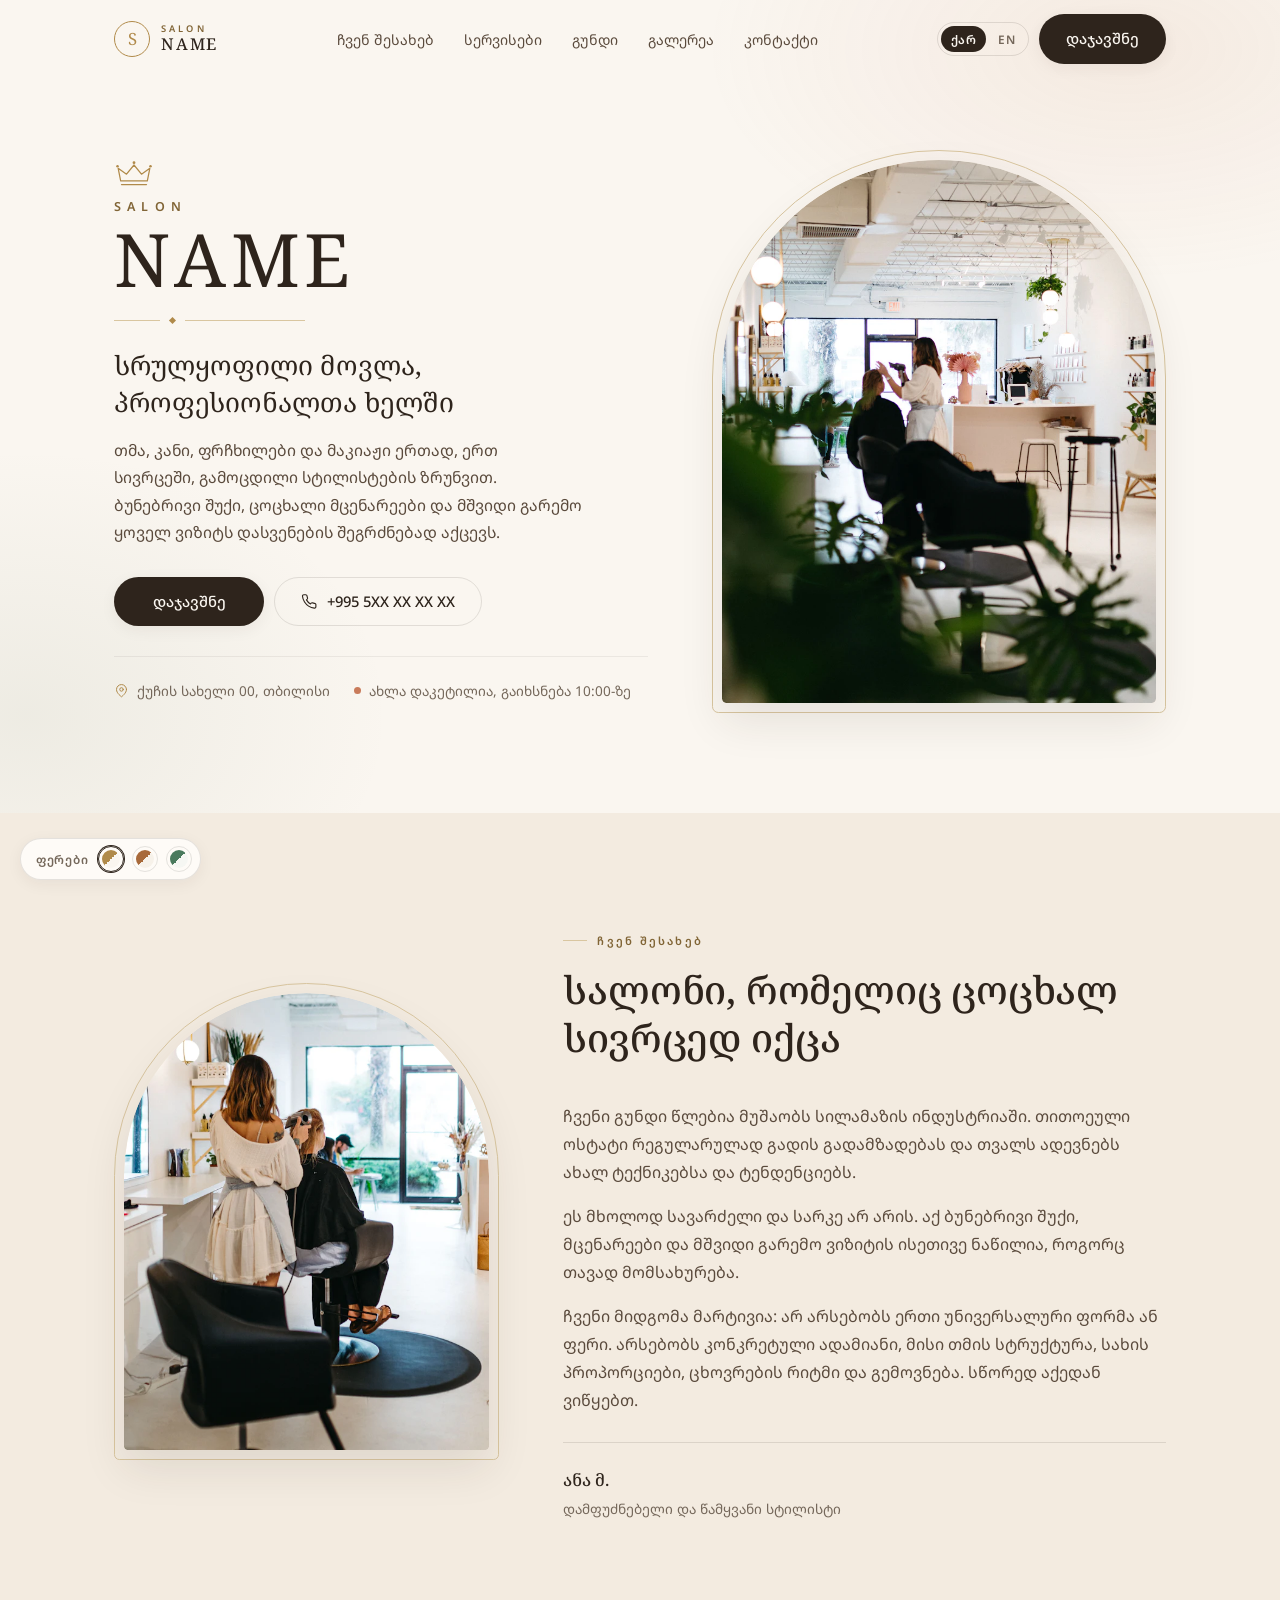
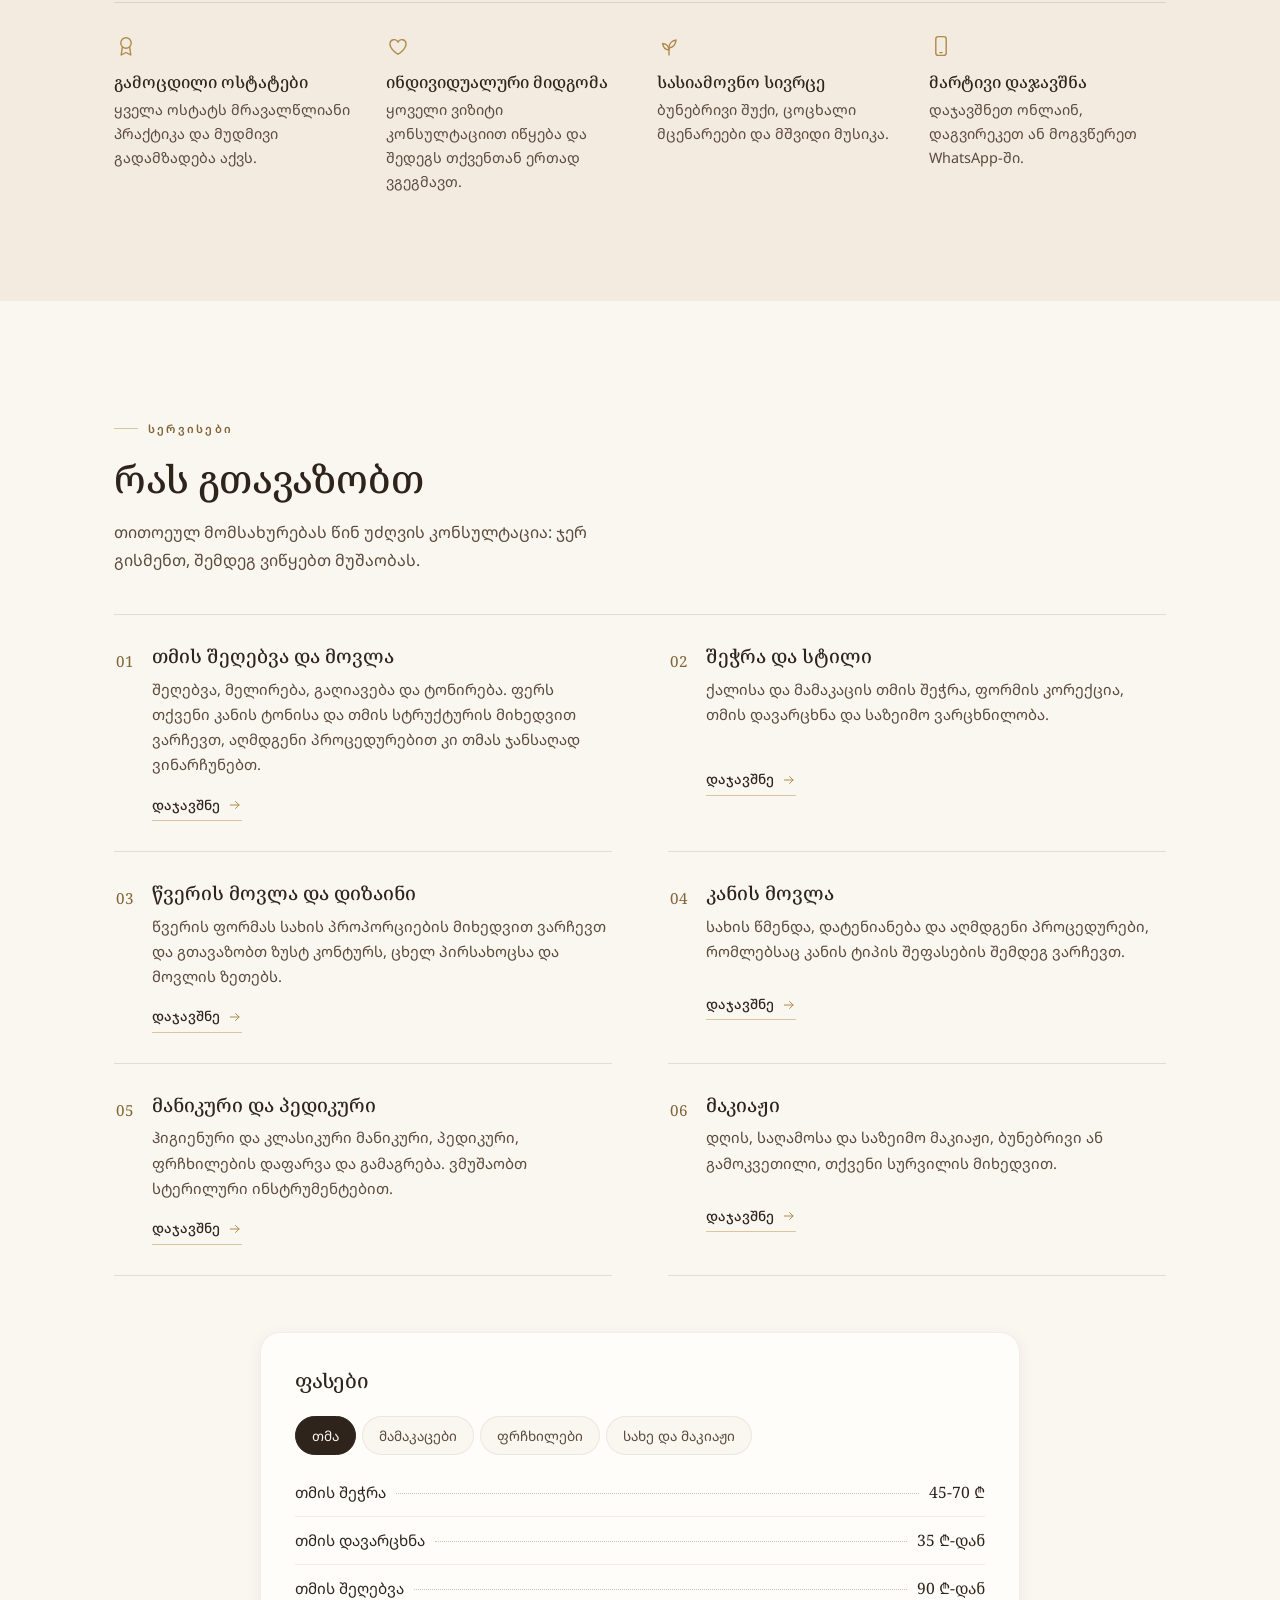
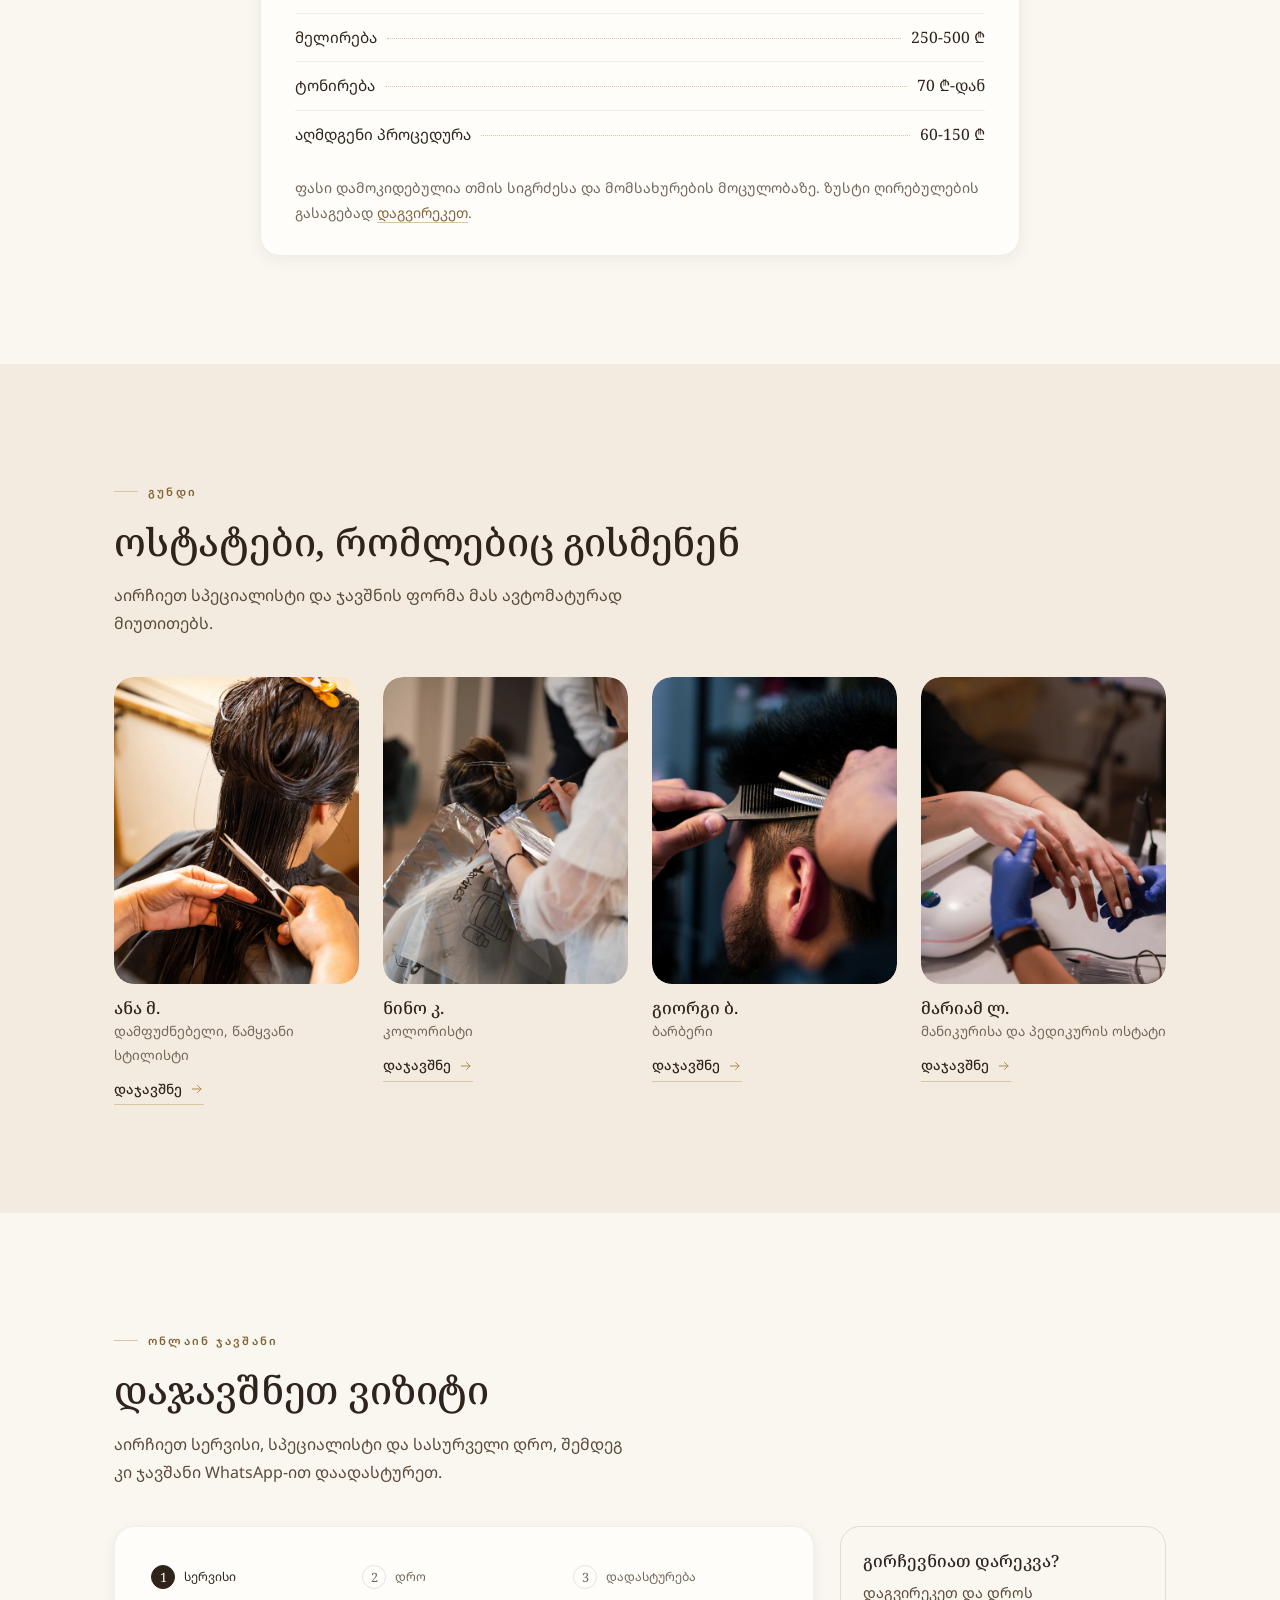
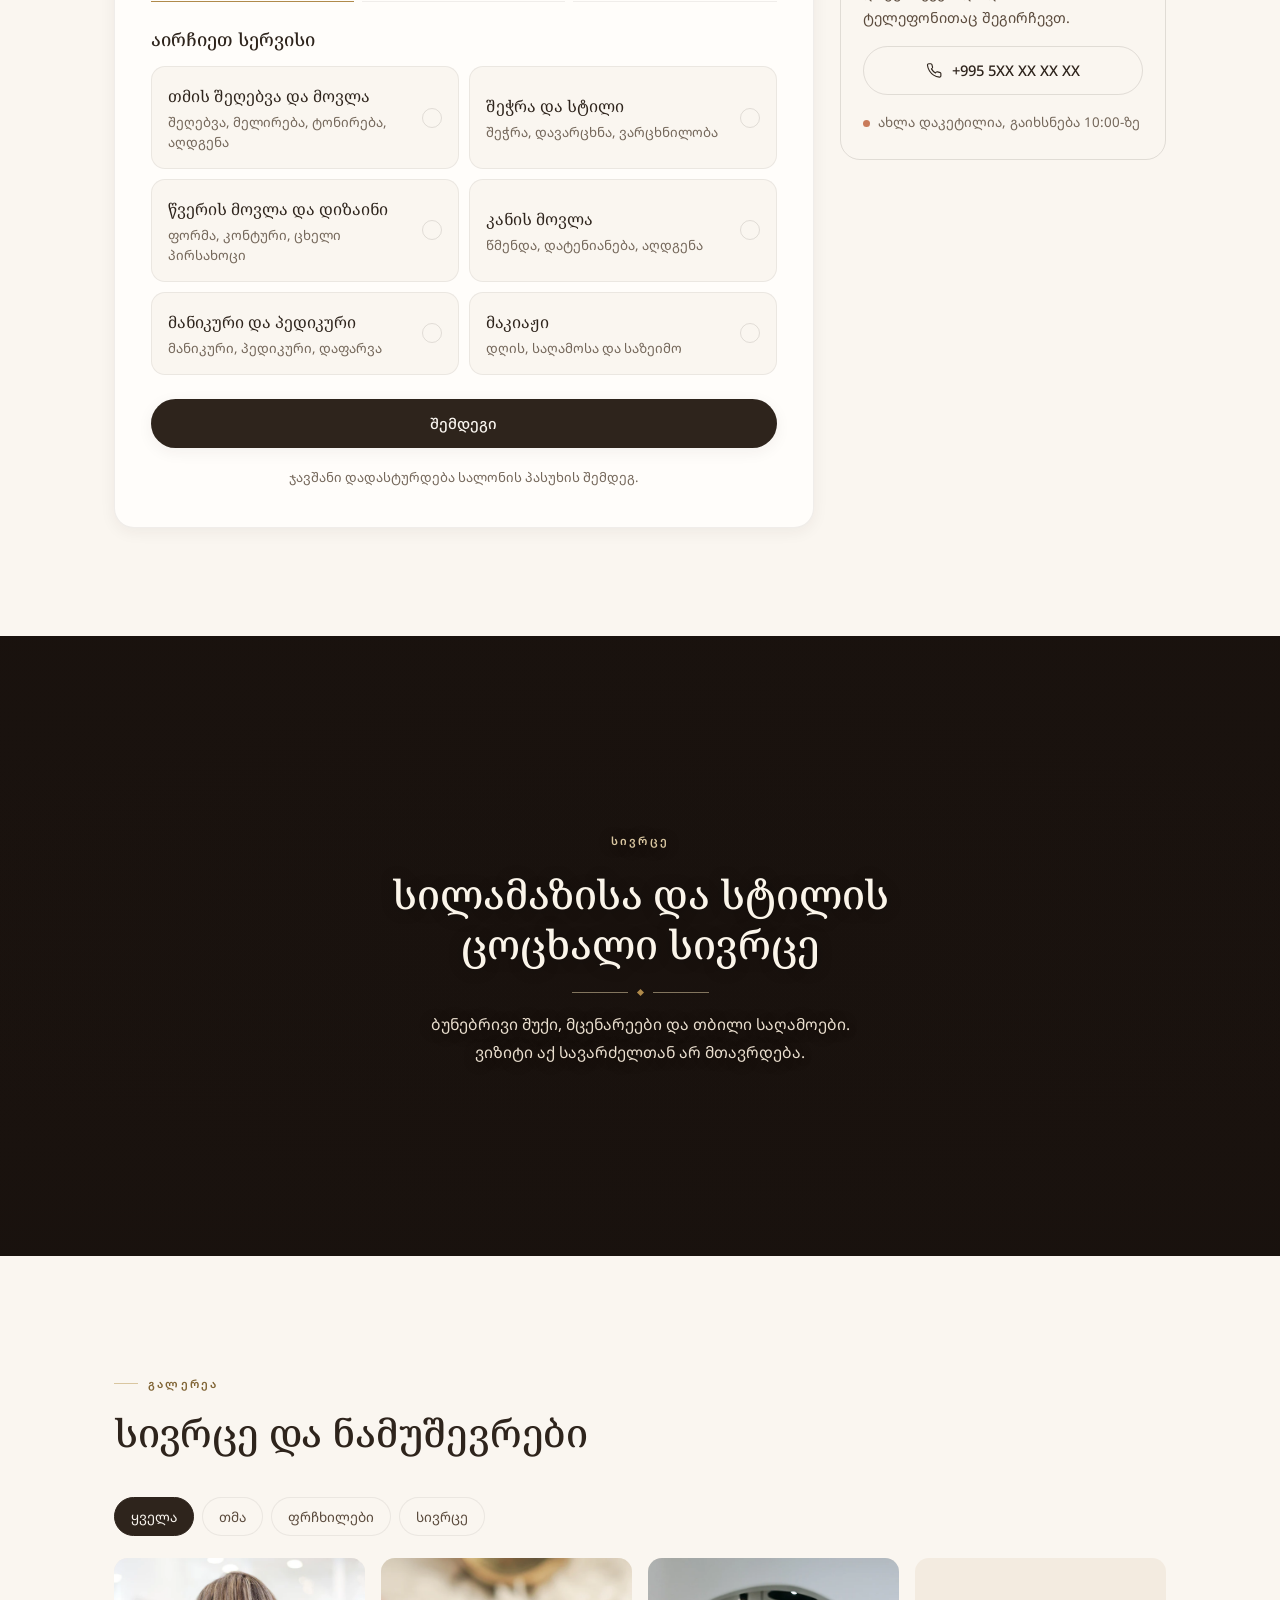
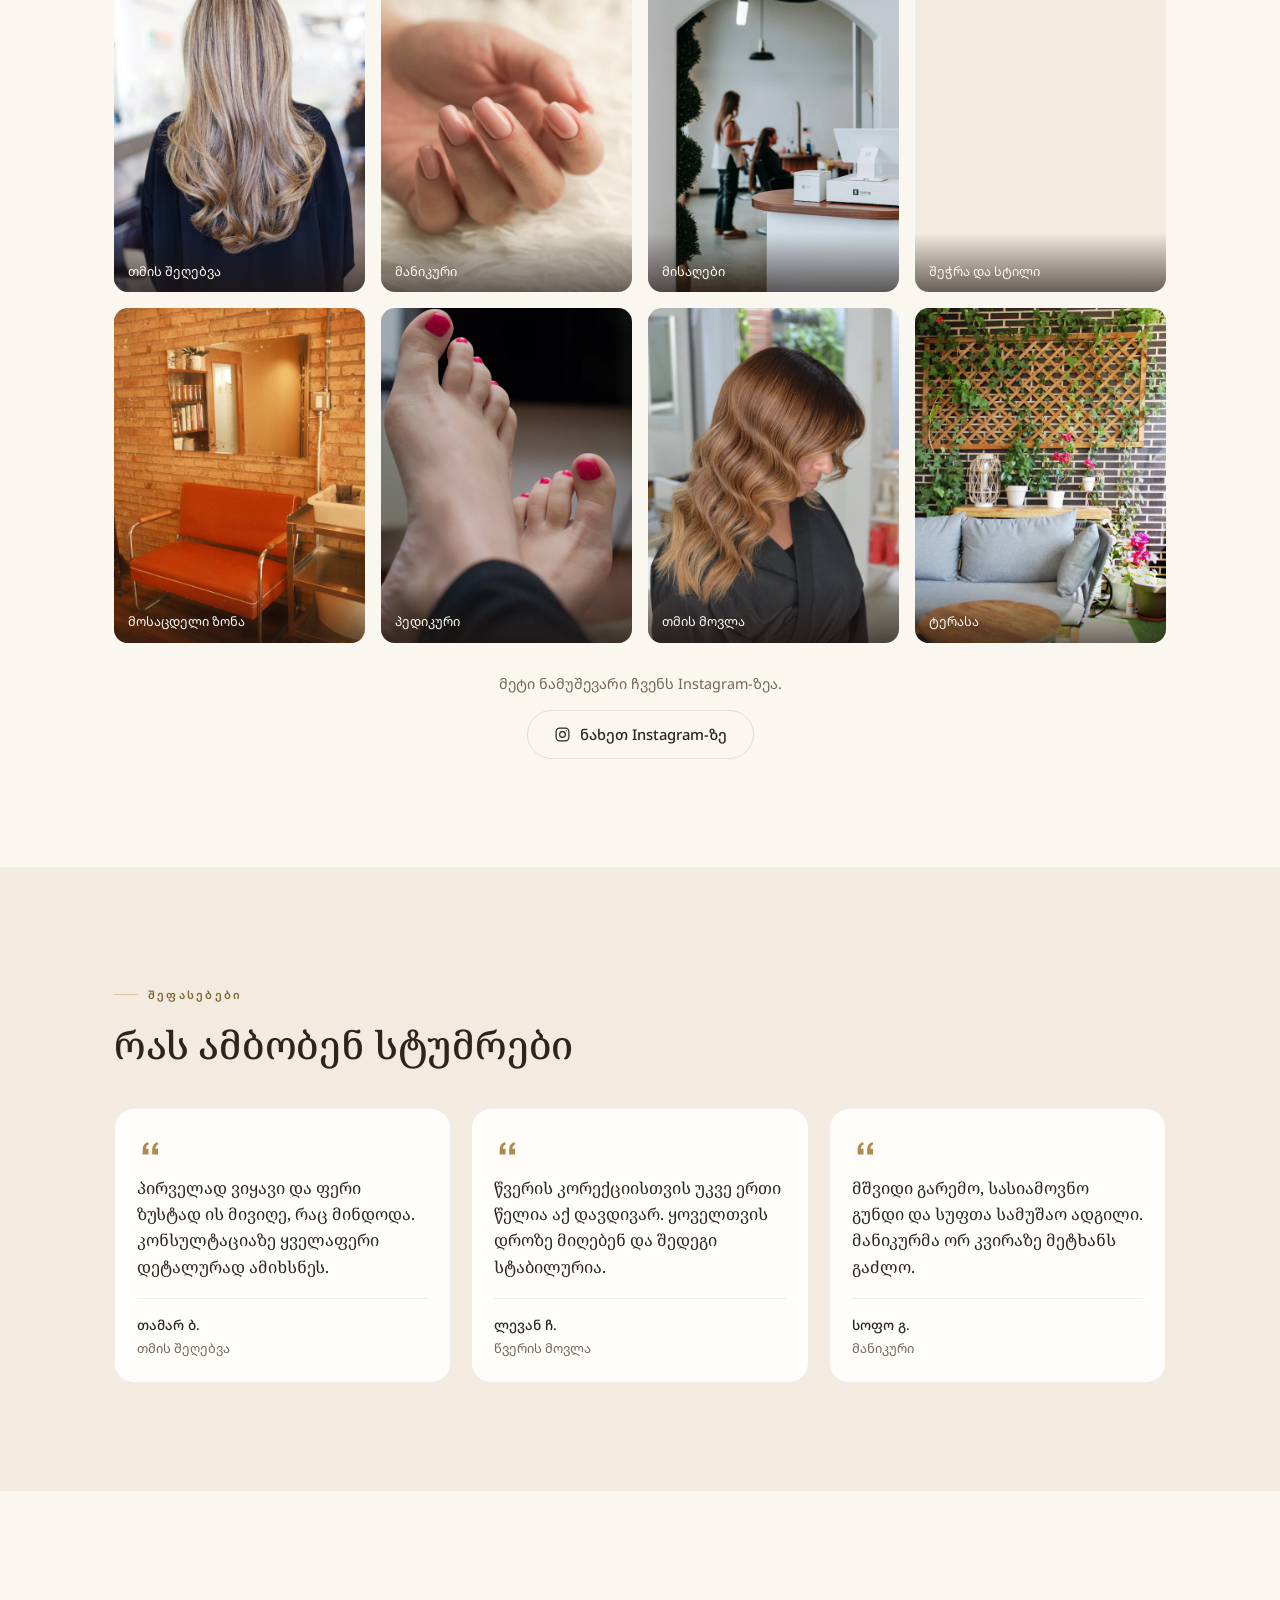
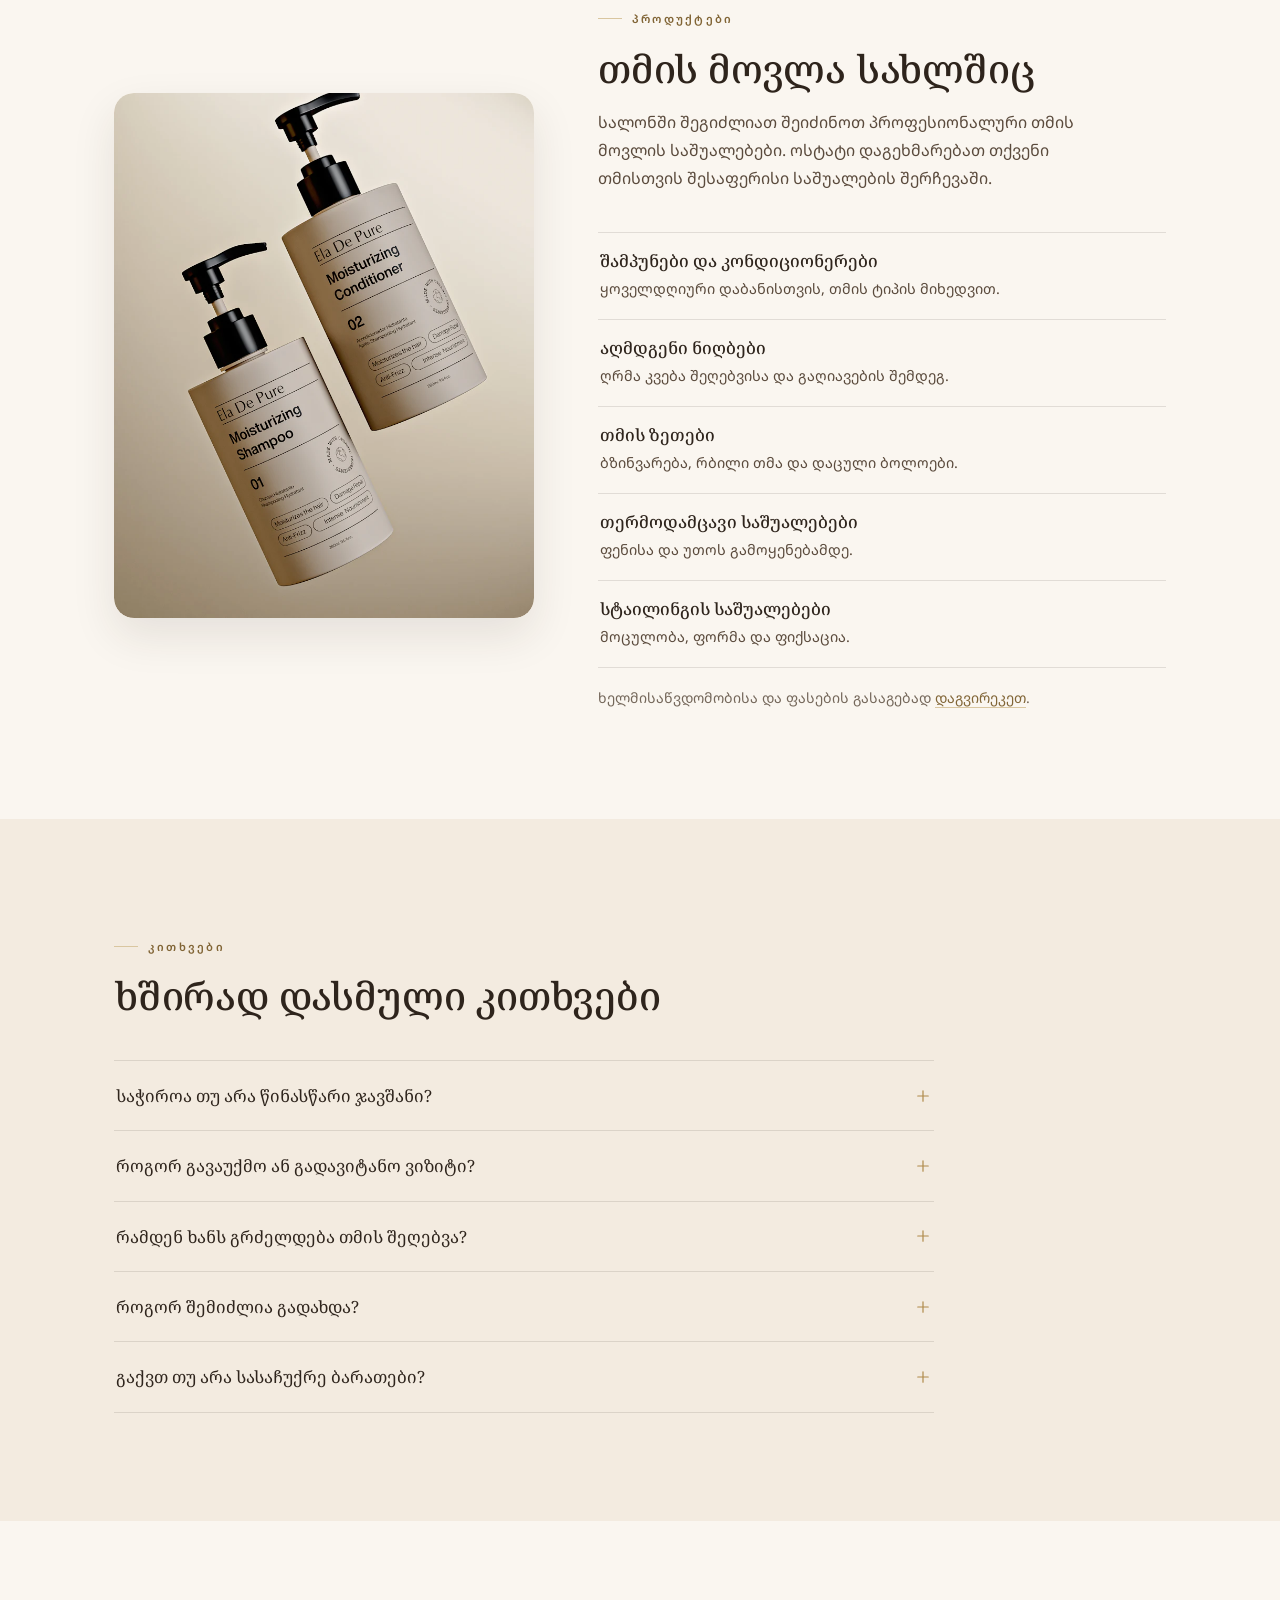
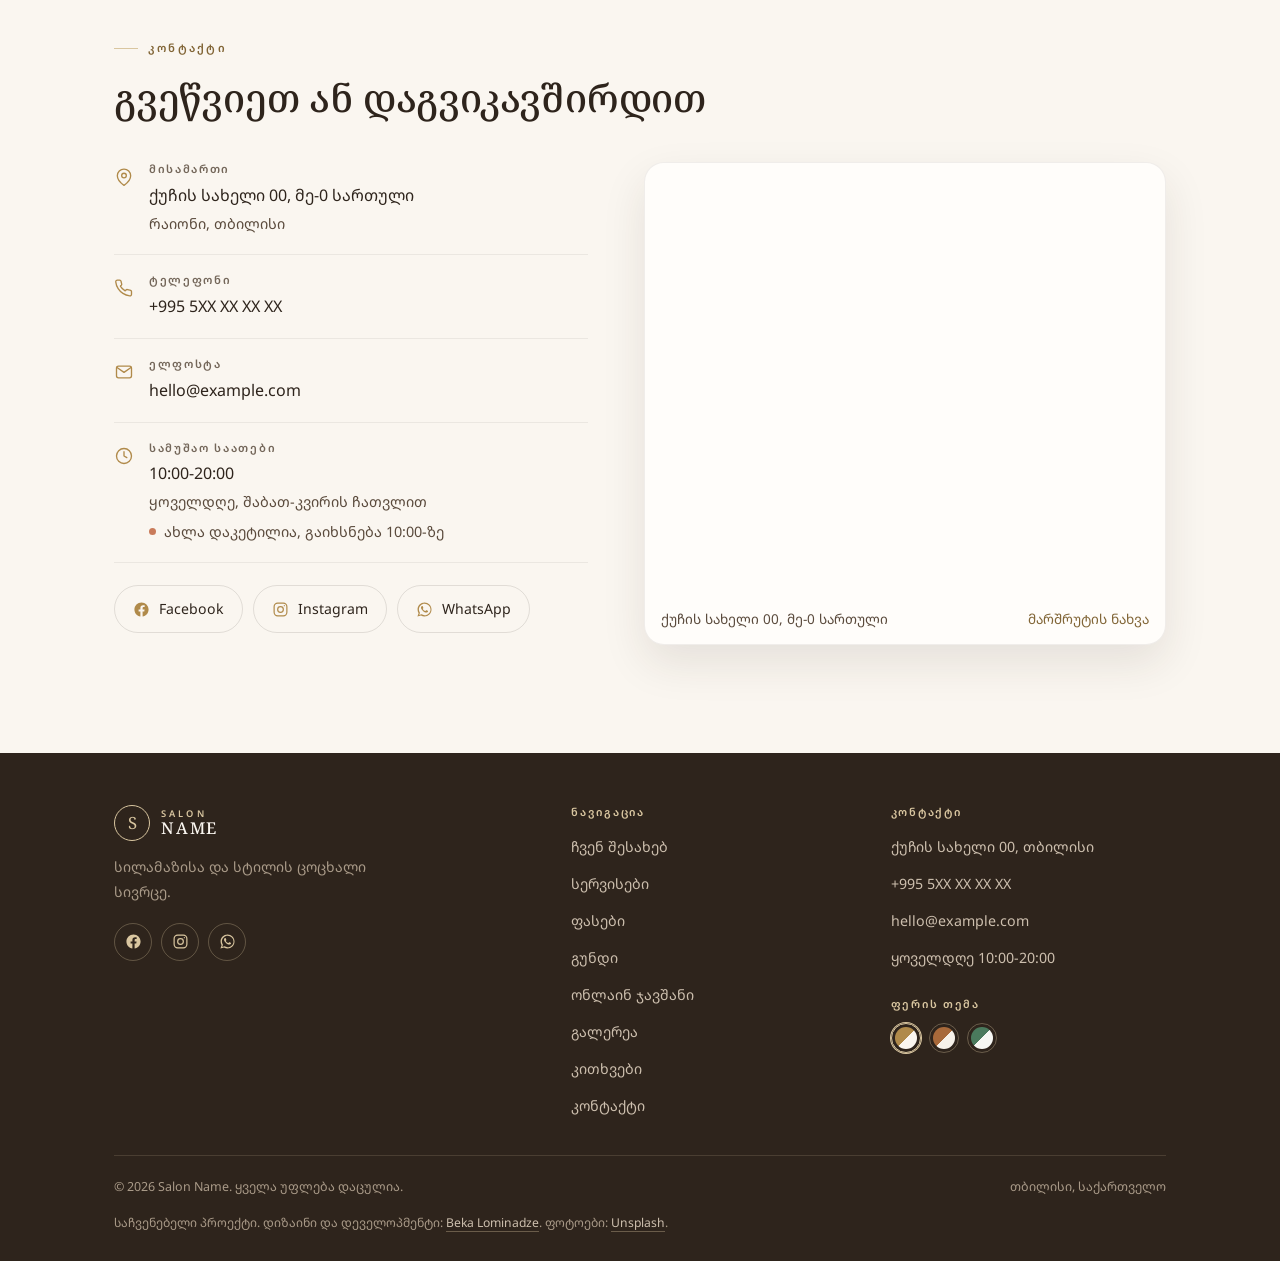
<file: index.html>
<!DOCTYPE html>
<html lang="ka" data-theme="a">
<head>
<meta charset="UTF-8">
<meta name="viewport" content="width=device-width, initial-scale=1, viewport-fit=cover">
<title>Salon Name | სილამაზის სალონი</title>
<meta name="description" content="სილამაზის სალონის საიტის შაბლონი: ონლაინ ჯავშანი, ფასები, გუნდი, გალერეა და კონტაქტი.">
<meta name="theme-color" content="#faf6f0">
<link rel="canonical" href="https://protagonistst.github.io/salon-website-demo/">
<meta property="og:type" content="website">
<meta property="og:url" content="https://protagonistst.github.io/salon-website-demo/">
<meta property="og:title" content="Salon Name | Beauty salon website demo">
<meta property="og:description" content="Beauty salon website template: online booking, prices, team, gallery and contact.">
<meta property="og:image" content="https://protagonistst.github.io/salon-website-demo/assets/og-image.jpg">
<meta property="og:image:width" content="1200">
<meta property="og:image:height" content="630">
<meta name="twitter:card" content="summary_large_image">
<link rel="icon" href="assets/favicon.svg" type="image/svg+xml">
<link rel="preload" as="image" href="assets/img/hero-800.webp" imagesrcset="assets/img/hero-800.webp 800w, assets/img/hero-1200.webp 1200w" imagesizes="(min-width: 900px) 460px, 90vw">
<link rel="preconnect" href="https://fonts.googleapis.com">
<link rel="preconnect" href="https://fonts.gstatic.com" crossorigin>
<link href="https://fonts.googleapis.com/css2?family=Noto+Serif+Georgian:wght@400;500;600&family=Noto+Sans+Georgian:wght@300;400;500;600&display=swap" rel="stylesheet">
<link rel="stylesheet" href="assets/css/style.css">
<script type="application/ld+json">
{
 "@context": "https://schema.org",
 "@type": "BeautySalon",
 "name": "Salon Name",
 "url": "https://protagonistst.github.io/salon-website-demo/",
 "image": "https://protagonistst.github.io/salon-website-demo/assets/og-image.jpg",
 "telephone": "+995000000000",
 "email": "hello@example.com",
 "address": {
  "@type": "PostalAddress",
  "addressLocality": "Tbilisi",
  "addressCountry": "GE"
 },
 "openingHoursSpecification": [
  {
   "@type": "OpeningHoursSpecification",
   "dayOfWeek": [
    "Monday",
    "Tuesday",
    "Wednesday",
    "Thursday",
    "Friday",
    "Saturday",
    "Sunday"
   ],
   "opens": "10:00",
   "closes": "20:00"
  }
 ]
}
</script>
<script>
  /* apply the saved colour theme before first paint */
  (function () {
    var r = document.documentElement, t = new URLSearchParams(location.search).get('theme');
    try { t = t || localStorage.getItem('tpl-theme'); } catch (e) {}
    if (t === 'a' || t === 'b' || t === 'c') { r.setAttribute('data-theme', t); }
    r.className += ' js';
  })();
</script>
</head>
<body>

<svg class="sprite" aria-hidden="true" focusable="false" xmlns="http://www.w3.org/2000/svg"><symbol id="i-crown" viewBox="0 0 48 32"><g fill="none" stroke="currentColor" stroke-linecap="round" stroke-linejoin="round" stroke-width="1.5"><path d="M8 25 5 10l10 7 9-11 9 11 10-7-3 15z"/><path d="M9 29.5h30"/></g><g fill="currentColor"><circle cx="24" cy="3.2" r="1.7"/><circle cx="4.2" cy="7.6" r="1.5"/><circle cx="43.8" cy="7.6" r="1.5"/></g></symbol><symbol id="i-phone" viewBox="0 0 24 24"><path fill="none" stroke="currentColor" stroke-linecap="round" stroke-linejoin="round" stroke-width="1.6" d="M21 16.9v2.6a1.9 1.9 0 0 1-2.1 1.9 18.9 18.9 0 0 1-8.2-2.9 18.5 18.5 0 0 1-5.7-5.7A18.9 18.9 0 0 1 2.1 4.6 1.9 1.9 0 0 1 4 2.5h2.6a1.9 1.9 0 0 1 1.9 1.6c.12.9.34 1.8.66 2.65a1.9 1.9 0 0 1-.43 2L7.7 9.7a15 15 0 0 0 5.7 5.7l.95-1.03a1.9 1.9 0 0 1 2-.43c.85.32 1.74.54 2.65.66A1.9 1.9 0 0 1 21 16.9z"/></symbol><symbol id="i-pin" viewBox="0 0 24 24"><g fill="none" stroke="currentColor" stroke-linecap="round" stroke-linejoin="round" stroke-width="1.6"><path d="M20 10.5c0 6-8 11.5-8 11.5s-8-5.5-8-11.5a8 8 0 1 1 16 0z"/><circle cx="12" cy="10.3" r="2.8"/></g></symbol><symbol id="i-clock" viewBox="0 0 24 24"><g fill="none" stroke="currentColor" stroke-linecap="round" stroke-linejoin="round" stroke-width="1.6"><circle cx="12" cy="12" r="9"/><path d="M12 6.8V12l3.4 2"/></g></symbol><symbol id="i-mail" viewBox="0 0 24 24"><g fill="none" stroke="currentColor" stroke-linecap="round" stroke-linejoin="round" stroke-width="1.6"><rect x="3" y="5" width="18" height="14" rx="2.4"/><path d="m3.6 6.6 8.4 5.8 8.4-5.8"/></g></symbol><symbol id="i-ig" viewBox="0 0 24 24"><g fill="none" stroke="currentColor" stroke-linecap="round" stroke-linejoin="round" stroke-width="1.7"><rect x="3" y="3" width="18" height="18" rx="5"/><circle cx="12" cy="12" r="4"/><path d="M17.4 6.6h.01"/></g></symbol><symbol id="i-fb" viewBox="0 0 24 24"><path fill="currentColor" d="M22 12.06C22 6.5 17.52 2 12 2S2 6.5 2 12.06c0 5.02 3.66 9.18 8.44 9.94v-7.03H7.9v-2.9h2.54V9.85c0-2.52 1.49-3.91 3.77-3.91 1.09 0 2.24.2 2.24.2v2.46h-1.26c-1.24 0-1.63.78-1.63 1.57v1.89h2.78l-.44 2.9h-2.34V22c4.78-.76 8.44-4.92 8.44-9.94z"/></symbol><symbol id="i-wa" viewBox="0 0 24 24"><path fill="currentColor" d="M12.04 2C6.6 2 2.2 6.4 2.2 11.84c0 1.94.53 3.76 1.45 5.32L2 22l4.98-1.6a9.78 9.78 0 0 0 5.06 1.4h.01c5.43 0 9.84-4.4 9.84-9.84C21.89 6.4 17.48 2 12.04 2zm0 17.96h-.01a8.2 8.2 0 0 1-4.17-1.14l-.3-.18-2.95.95.96-2.88-.2-.3a8.14 8.14 0 0 1-1.25-4.36c0-4.5 3.67-8.16 8.18-8.16a8.16 8.16 0 0 1 8.16 8.17c0 4.5-3.67 8.16-8.17 8.16zm4.5-6.11c-.25-.13-1.46-.72-1.68-.8-.23-.09-.39-.13-.56.12s-.64.8-.78.97c-.15.16-.29.18-.53.06a6.7 6.7 0 0 1-1.97-1.21 7.4 7.4 0 0 1-1.37-1.7c-.14-.25-.02-.38.11-.5.11-.11.25-.29.37-.44.12-.15.16-.25.25-.42.08-.16.04-.31-.02-.44-.06-.12-.56-1.34-.76-1.84-.2-.48-.4-.41-.56-.42h-.47c-.16 0-.43.06-.65.31-.22.25-.85.83-.85 2.03s.87 2.35.99 2.51c.12.16 1.71 2.62 4.15 3.67.58.25 1.03.4 1.39.51.58.19 1.11.16 1.53.1.47-.07 1.46-.6 1.66-1.17.21-.58.21-1.07.15-1.17-.06-.11-.22-.17-.47-.29z"/></symbol><symbol id="i-arrow" viewBox="0 0 24 24"><path fill="none" stroke="currentColor" stroke-linecap="round" stroke-linejoin="round" stroke-width="1.7" d="M4 12h15m-6-6 6 6-6 6"/></symbol><symbol id="i-check" viewBox="0 0 24 24"><path fill="none" stroke="currentColor" stroke-linecap="round" stroke-linejoin="round" stroke-width="1.7" d="m5 12.5 4.5 4.5L19 7.5"/></symbol><symbol id="i-award" viewBox="0 0 24 24"><g fill="none" stroke="currentColor" stroke-linecap="round" stroke-linejoin="round" stroke-width="1.4"><circle cx="12" cy="9" r="5.2"/><path d="M8.3 13.4 7.2 21l4.8-2.5 4.8 2.5-1.1-7.6"/></g></symbol><symbol id="i-heart" viewBox="0 0 24 24"><path fill="none" stroke="currentColor" stroke-linecap="round" stroke-linejoin="round" stroke-width="1.4" d="M12 20.2S4 15.5 4 9.9a4.2 4.2 0 0 1 8-1.8 4.2 4.2 0 0 1 8 1.8c0 5.6-8 10.3-8 10.3z"/></symbol><symbol id="i-leaf" viewBox="0 0 24 24"><g fill="none" stroke="currentColor" stroke-linecap="round" stroke-linejoin="round" stroke-width="1.4"><path d="M12 21v-7"/><path d="M12 14c0-4 2.6-7.4 7-8-.3 4.6-3 7.4-7 8z"/><path d="M12 16c-3.6-.4-6-2.9-6.4-6.6 3.9.5 6.1 3 6.4 6.6z"/></g></symbol><symbol id="i-mobile" viewBox="0 0 24 24"><g fill="none" stroke="currentColor" stroke-linecap="round" stroke-linejoin="round" stroke-width="1.4"><rect x="6.8" y="2.6" width="10.4" height="18.8" rx="2.4"/><path d="M10.8 18.6h2.4"/></g></symbol><symbol id="i-image" viewBox="0 0 24 24"><g fill="none" stroke="currentColor" stroke-linecap="round" stroke-linejoin="round" stroke-width="1.6" stroke-width="1.3"><rect x="3" y="4.5" width="18" height="15" rx="2.5"/><circle cx="8.5" cy="9.5" r="1.6"/><path d="m3.5 17.5 5-4.6 4 3.4 3-2.4 5 4.2"/></g></symbol><symbol id="i-plus" viewBox="0 0 24 24"><path fill="none" stroke="currentColor" stroke-linecap="round" stroke-linejoin="round" stroke-width="1.6" d="M12 5v14M5 12h14"/></symbol><symbol id="i-close" viewBox="0 0 24 24"><path fill="none" stroke="currentColor" stroke-linecap="round" stroke-linejoin="round" stroke-width="1.6" d="M6 6l12 12M18 6 6 18"/></symbol><symbol id="i-left" viewBox="0 0 24 24"><path fill="none" stroke="currentColor" stroke-linecap="round" stroke-linejoin="round" stroke-width="1.6" d="m15 5-7 7 7 7"/></symbol><symbol id="i-right" viewBox="0 0 24 24"><path fill="none" stroke="currentColor" stroke-linecap="round" stroke-linejoin="round" stroke-width="1.6" d="m9 5 7 7-7 7"/></symbol><symbol id="i-quote" viewBox="0 0 24 24"><path fill="currentColor" d="M10 6.5C7 7.6 5.2 10 5.2 13.4V18h5.4v-5.4H8.2c.1-1.9 1-3.2 2.7-4zm8.8 0c-3 1.1-4.8 3.5-4.8 6.9V18h5.4v-5.4H17c.1-1.9 1-3.2 2.7-4z"/></symbol></svg>

<a class="skip" href="#main" data-i18n="skip">მთავარ შინაარსზე გადასვლა</a>

<header class="site-header" id="siteHeader">
  <div class="wrap">
    <nav class="nav" aria-label="მთავარი ნავიგაცია" data-i18n-attr="aria-label=nav.label">
      <a class="wordmark" href="#hero" aria-label="Salon Name, გვერდის თავში დაბრუნება" data-i18n-attr="aria-label=nav.home">
        <span class="monogram" aria-hidden="true">S</span>
        <span class="wordmark-text"><small>SALON</small><b>NAME</b></span>
      </a>

      <ul class="nav-links" id="navLinks">
        <li><a href="#about" data-i18n="nav.about">ჩვენ შესახებ</a></li>
        <li><a href="#services" data-i18n="nav.services">სერვისები</a></li>
        <li><a href="#team" data-i18n="nav.team">გუნდი</a></li>
        <li><a href="#gallery" data-i18n="nav.gallery">გალერეა</a></li>
        <li><a href="#contact" data-i18n="nav.contact">კონტაქტი</a></li>
      </ul>

      <div class="nav-tools">
        <div class="lang" role="group" aria-label="ენის არჩევა" data-i18n-attr="aria-label=lang.label"><button type="button" data-lang="ka" aria-pressed="true" lang="ka">ქარ</button><button type="button" data-lang="en" aria-pressed="false" lang="en">EN</button></div>
        <a class="btn btn-primary nav-cta" href="#booking" data-i18n="cta.book">დაჯავშნე</a>
        <button class="burger" id="burger" aria-label="მენიუს გახსნა" aria-expanded="false" aria-controls="mobileMenu" data-i18n-attr="aria-label=menu.open">
          <span class="burger-bar"></span>
          <span class="burger-bar"></span>
          <span class="burger-bar"></span>
        </button>
      </div>
    </nav>
  </div>
</header>

<nav class="mobile-menu" id="mobileMenu" aria-label="მობილური მენიუ" data-i18n-attr="aria-label=nav.mobile">
  <div class="wrap">
    <div class="inner">
      <ul>
        <li><a class="m-link" href="#about" data-i18n="nav.about">ჩვენ შესახებ</a></li>
        <li><a class="m-link" href="#services" data-i18n="nav.services">სერვისები</a></li>
        <li><a class="m-link" href="#team" data-i18n="nav.team">გუნდი</a></li>
        <li><a class="m-link" href="#gallery" data-i18n="nav.gallery">გალერეა</a></li>
        <li><a class="m-link" href="#faq" data-i18n="nav.faq">კითხვები</a></li>
        <li><a class="m-link" href="#contact" data-i18n="nav.contact">კონტაქტი</a></li>
      </ul>
      <a class="btn btn-primary" href="#booking" data-i18n="cta.bookOnline">დაჯავშნე ონლაინ</a>
      <div class="m-tools">
        <div class="lang" role="group" aria-label="ენის არჩევა" data-i18n-attr="aria-label=lang.label"><button type="button" data-lang="ka" aria-pressed="true" lang="ka">ქარ</button><button type="button" data-lang="en" aria-pressed="false" lang="en">EN</button></div>
        <div class="themes"><button type="button" class="theme-dot" data-theme-set="a" aria-pressed="true" aria-label="ფერის თემა: კრემი და ოქრო" title="ფერის თემა: კრემი და ოქრო" data-i18n-attr="aria-label=theme.a,title=theme.a"><span style="--sw-a:#b08a4a;--sw-b:#faf6f0"></span></button><button type="button" class="theme-dot" data-theme-set="b" aria-pressed="false" aria-label="ფერის თემა: კონიაკი და მუხა" title="ფერის თემა: კონიაკი და მუხა" data-i18n-attr="aria-label=theme.b,title=theme.b"><span style="--sw-a:#a8693a;--sw-b:#f7f2ea"></span></button><button type="button" class="theme-dot" data-theme-set="c" aria-pressed="false" aria-label="ფერის თემა: გვიმრა და მარმარილო" title="ფერის თემა: გვიმრა და მარმარილო" data-i18n-attr="aria-label=theme.c,title=theme.c"><span style="--sw-a:#4a7a5d;--sw-b:#f6f7f3"></span></button></div>
      </div>
    </div>
  </div>
</nav>

<main id="main">

<section id="hero" class="hero">
  <div class="wrap">
    <div class="hero-inner">
      <div>
        <svg class="crown reveal" viewBox="0 0 48 32" aria-hidden="true"><use href="#i-crown"/></svg>
        <h1 class="hero-logo reveal">
          <span class="salon">SALON</span>
          <span class="sajaia">NAME</span>
        </h1>
        <div class="rule reveal d1" aria-hidden="true"><span></span></div>
        <p class="hero-tagline reveal d1" data-i18n="hero.tag">სრულყოფილი მოვლა, პროფესიონალთა ხელში</p>
        <p class="hero-sub reveal d2" data-i18n="hero.sub">თმა, კანი, ფრჩხილები და მაკიაჟი ერთად, ერთ სივრცეში, გამოცდილი სტილისტების ზრუნვით. ბუნებრივი შუქი, ცოცხალი მცენარეები და მშვიდი გარემო ყოველ ვიზიტს დასვენების შეგრძნებად აქცევს.</p>
        <div class="hero-actions reveal d2">
          <a class="btn btn-primary" href="#booking" data-i18n="cta.book">დაჯავშნე</a>
          <a class="btn btn-outline" href="tel:+995000000000">
            <svg viewBox="0 0 24 24" aria-hidden="true"><use href="#i-phone"/></svg>
            +995 5XX XX XX XX
          </a>
        </div>
        <div class="hero-meta reveal d3">
          <span>
            <svg viewBox="0 0 24 24" aria-hidden="true"><use href="#i-pin"/></svg>
            <span data-i18n="addr.short">ქუჩის სახელი 00, თბილისი</span>
          </span>
          <span class="status" data-status>
            <i aria-hidden="true"></i><span data-status-text data-i18n="hours.daily">ყოველდღე 10:00-20:00</span>
          </span>
        </div>
      </div>

      <figure class="hero-figure frame reveal d2">
        <div class="slot"><img src="assets/img/hero-800.webp" width="1200" height="1500" alt="ნათელი სალონის ინტერიერი მცენარეებით" srcset="assets/img/hero-800.webp 800w, assets/img/hero-1200.webp 1200w" sizes="(min-width: 900px) 460px, 90vw" fetchpriority="high" data-i18n-attr="alt=alt.hero"></div>
      </figure>
    </div>
  </div>
</section>

<section id="about" class="sec sec-cream">
  <div class="wrap">
    <div class="about-grid">
      <figure class="portrait frame reveal">
        <div class="slot"><img src="assets/img/about-600.webp" width="900" height="1125" alt="სტილისტი მუშაობს ნათელ სალონში" srcset="assets/img/about-600.webp 600w, assets/img/about-900.webp 900w" sizes="(min-width: 900px) 380px, 90vw" loading="lazy" decoding="async" data-i18n-attr="alt=alt.about"></div>
      </figure>

      <div class="about-body">
        <div class="section-head reveal d1">
          <span class="eyebrow" data-i18n="about.eyebrow">ჩვენ შესახებ</span>
          <h2 class="h2" data-i18n="about.title">სალონი, რომელიც ცოცხალ სივრცედ იქცა</h2>
        </div>
        <p class="reveal d2" data-i18n="about.p1">ჩვენი გუნდი წლებია მუშაობს სილამაზის ინდუსტრიაში. თითოეული ოსტატი რეგულარულად გადის გადამზადებას და თვალს ადევნებს ახალ ტექნიკებსა და ტენდენციებს.</p>
        <p class="reveal d2" data-i18n="about.p2">ეს მხოლოდ სავარძელი და სარკე არ არის. აქ ბუნებრივი შუქი, მცენარეები და მშვიდი გარემო ვიზიტის ისეთივე ნაწილია, როგორც თავად მომსახურება.</p>
        <p class="reveal d3" data-i18n="about.p3">ჩვენი მიდგომა მარტივია: არ არსებობს ერთი უნივერსალური ფორმა ან ფერი. არსებობს კონკრეტული ადამიანი, მისი თმის სტრუქტურა, სახის პროპორციები, ცხოვრების რიტმი და გემოვნება. სწორედ აქედან ვიწყებთ.</p>
        <div class="byline reveal d3">
          <b data-i18n="team.m1.name">ანა მ.</b>
          <small data-i18n="about.role">დამფუძნებელი და წამყვანი სტილისტი</small>
        </div>
      </div>
    </div>

    <div class="points">
      <div class="point reveal">
        <span class="point-icon" aria-hidden="true"><svg viewBox="0 0 24 24"><use href="#i-award"/></svg></span>
        <div>
          <h3 data-i18n="pt1.t">გამოცდილი ოსტატები</h3>
          <p data-i18n="pt1.p">ყველა ოსტატს მრავალწლიანი პრაქტიკა და მუდმივი გადამზადება აქვს.</p>
        </div>
      </div>
      <div class="point reveal d1">
        <span class="point-icon" aria-hidden="true"><svg viewBox="0 0 24 24"><use href="#i-heart"/></svg></span>
        <div>
          <h3 data-i18n="pt2.t">ინდივიდუალური მიდგომა</h3>
          <p data-i18n="pt2.p">ყოველი ვიზიტი კონსულტაციით იწყება და შედეგს თქვენთან ერთად ვგეგმავთ.</p>
        </div>
      </div>
      <div class="point reveal d2">
        <span class="point-icon" aria-hidden="true"><svg viewBox="0 0 24 24"><use href="#i-leaf"/></svg></span>
        <div>
          <h3 data-i18n="pt3.t">სასიამოვნო სივრცე</h3>
          <p data-i18n="pt3.p">ბუნებრივი შუქი, ცოცხალი მცენარეები და მშვიდი მუსიკა.</p>
        </div>
      </div>
      <div class="point reveal d3">
        <span class="point-icon" aria-hidden="true"><svg viewBox="0 0 24 24"><use href="#i-mobile"/></svg></span>
        <div>
          <h3 data-i18n="pt4.t">მარტივი დაჯავშნა</h3>
          <p data-i18n="pt4.p">დაჯავშნეთ ონლაინ, დაგვირეკეთ ან მოგვწერეთ WhatsApp-ში.</p>
        </div>
      </div>
    </div>
  </div>
</section>

<section id="services" class="sec">
  <div class="wrap">
    <div class="section-head reveal">
      <span class="eyebrow" data-i18n="svc.eyebrow">სერვისები</span>
      <h2 class="h2" data-i18n="svc.title">რას გთავაზობთ</h2>
      <p class="lead" data-i18n="svc.lead">თითოეულ მომსახურებას წინ უძღვის კონსულტაცია: ჯერ გისმენთ, შემდეგ ვიწყებთ მუშაობას.</p>
    </div>

    <ol class="svc-list">
      <li class="svc reveal">
        <span class="svc-num" aria-hidden="true">01</span>
        <div class="svc-body">
          <h3 data-i18n="svc.s1.name">თმის შეღებვა და მოვლა</h3>
          <p data-i18n="svc.s1.desc">შეღებვა, მელირება, გაღიავება და ტონირება. ფერს თქვენი კანის ტონისა და თმის სტრუქტურის მიხედვით ვარჩევთ, აღმდგენი პროცედურებით კი თმას ჯანსაღად ვინარჩუნებთ.</p>
        </div>
        <a class="svc-link" href="#booking" data-book="s1" aria-label="დაჯავშნე: თმის შეღებვა და მოვლა" data-i18n-attr="aria-label=svc.s1.aria">
          <span data-i18n="svc.book">დაჯავშნე</span> <svg viewBox="0 0 24 24" aria-hidden="true"><use href="#i-arrow"/></svg>
        </a>
      </li>
      <li class="svc reveal d1">
        <span class="svc-num" aria-hidden="true">02</span>
        <div class="svc-body">
          <h3 data-i18n="svc.s2.name">შეჭრა და სტილი</h3>
          <p data-i18n="svc.s2.desc">ქალისა და მამაკაცის თმის შეჭრა, ფორმის კორექცია, თმის დავარცხნა და საზეიმო ვარცხნილობა.</p>
        </div>
        <a class="svc-link" href="#booking" data-book="s2" aria-label="დაჯავშნე: შეჭრა და სტილი" data-i18n-attr="aria-label=svc.s2.aria">
          <span data-i18n="svc.book">დაჯავშნე</span> <svg viewBox="0 0 24 24" aria-hidden="true"><use href="#i-arrow"/></svg>
        </a>
      </li>
      <li class="svc reveal">
        <span class="svc-num" aria-hidden="true">03</span>
        <div class="svc-body">
          <h3 data-i18n="svc.s3.name">წვერის მოვლა და დიზაინი</h3>
          <p data-i18n="svc.s3.desc">წვერის ფორმას სახის პროპორციების მიხედვით ვარჩევთ და გთავაზობთ ზუსტ კონტურს, ცხელ პირსახოცსა და მოვლის ზეთებს.</p>
        </div>
        <a class="svc-link" href="#booking" data-book="s3" aria-label="დაჯავშნე: წვერის მოვლა და დიზაინი" data-i18n-attr="aria-label=svc.s3.aria">
          <span data-i18n="svc.book">დაჯავშნე</span> <svg viewBox="0 0 24 24" aria-hidden="true"><use href="#i-arrow"/></svg>
        </a>
      </li>
      <li class="svc reveal d1">
        <span class="svc-num" aria-hidden="true">04</span>
        <div class="svc-body">
          <h3 data-i18n="svc.s4.name">კანის მოვლა</h3>
          <p data-i18n="svc.s4.desc">სახის წმენდა, დატენიანება და აღმდგენი პროცედურები, რომლებსაც კანის ტიპის შეფასების შემდეგ ვარჩევთ.</p>
        </div>
        <a class="svc-link" href="#booking" data-book="s4" aria-label="დაჯავშნე: კანის მოვლა" data-i18n-attr="aria-label=svc.s4.aria">
          <span data-i18n="svc.book">დაჯავშნე</span> <svg viewBox="0 0 24 24" aria-hidden="true"><use href="#i-arrow"/></svg>
        </a>
      </li>
      <li class="svc reveal">
        <span class="svc-num" aria-hidden="true">05</span>
        <div class="svc-body">
          <h3 data-i18n="svc.s5.name">მანიკური და პედიკური</h3>
          <p data-i18n="svc.s5.desc">ჰიგიენური და კლასიკური მანიკური, პედიკური, ფრჩხილების დაფარვა და გამაგრება. ვმუშაობთ სტერილური ინსტრუმენტებით.</p>
        </div>
        <a class="svc-link" href="#booking" data-book="s5" aria-label="დაჯავშნე: მანიკური და პედიკური" data-i18n-attr="aria-label=svc.s5.aria">
          <span data-i18n="svc.book">დაჯავშნე</span> <svg viewBox="0 0 24 24" aria-hidden="true"><use href="#i-arrow"/></svg>
        </a>
      </li>
      <li class="svc reveal d1">
        <span class="svc-num" aria-hidden="true">06</span>
        <div class="svc-body">
          <h3 data-i18n="svc.s6.name">მაკიაჟი</h3>
          <p data-i18n="svc.s6.desc">დღის, საღამოსა და საზეიმო მაკიაჟი, ბუნებრივი ან გამოკვეთილი, თქვენი სურვილის მიხედვით.</p>
        </div>
        <a class="svc-link" href="#booking" data-book="s6" aria-label="დაჯავშნე: მაკიაჟი" data-i18n-attr="aria-label=svc.s6.aria">
          <span data-i18n="svc.book">დაჯავშნე</span> <svg viewBox="0 0 24 24" aria-hidden="true"><use href="#i-arrow"/></svg>
        </a>
      </li>
    </ol>

    <div class="prices reveal" id="prices">
      <h3 data-i18n="pr.title">ფასები</h3>
      <div class="tabs" role="tablist" aria-label="ფასების კატეგორიები" data-i18n-attr="aria-label=pr.tabs">
        <button type="button" class="tab" role="tab" id="tab-hair" aria-controls="panel-hair" aria-selected="true" tabindex="0" data-i18n="pr.hair">თმა</button>
        <button type="button" class="tab" role="tab" id="tab-men" aria-controls="panel-men" aria-selected="false" tabindex="-1" data-i18n="pr.men">მამაკაცები</button>
        <button type="button" class="tab" role="tab" id="tab-nails" aria-controls="panel-nails" aria-selected="false" tabindex="-1" data-i18n="pr.nails">ფრჩხილები</button>
        <button type="button" class="tab" role="tab" id="tab-face" aria-controls="panel-face" aria-selected="false" tabindex="-1" data-i18n="pr.face">სახე და მაკიაჟი</button>
      </div>
      <div class="tab-panel" role="tabpanel" id="panel-hair" aria-labelledby="tab-hair">
        <ul class="price-list">
          <li class="price-row"><span class="pn" data-i18n="pr.hair.0.n">თმის შეჭრა</span><span class="fill" aria-hidden="true"></span><span class="pv" data-i18n="pr.hair.0.v">45-70 ₾</span></li>
          <li class="price-row"><span class="pn" data-i18n="pr.hair.1.n">თმის დავარცხნა</span><span class="fill" aria-hidden="true"></span><span class="pv" data-i18n="pr.hair.1.v">35 ₾-დან</span></li>
          <li class="price-row"><span class="pn" data-i18n="pr.hair.2.n">თმის შეღებვა</span><span class="fill" aria-hidden="true"></span><span class="pv" data-i18n="pr.hair.2.v">90 ₾-დან</span></li>
          <li class="price-row"><span class="pn" data-i18n="pr.hair.3.n">მელირება</span><span class="fill" aria-hidden="true"></span><span class="pv" data-i18n="pr.hair.3.v">250-500 ₾</span></li>
          <li class="price-row"><span class="pn" data-i18n="pr.hair.4.n">ტონირება</span><span class="fill" aria-hidden="true"></span><span class="pv" data-i18n="pr.hair.4.v">70 ₾-დან</span></li>
          <li class="price-row"><span class="pn" data-i18n="pr.hair.5.n">აღმდგენი პროცედურა</span><span class="fill" aria-hidden="true"></span><span class="pv" data-i18n="pr.hair.5.v">60-150 ₾</span></li>
        </ul>
      </div>
      <div class="tab-panel" role="tabpanel" id="panel-men" aria-labelledby="tab-men" hidden>
        <ul class="price-list">
          <li class="price-row"><span class="pn" data-i18n="pr.men.0.n">თმის შეჭრა</span><span class="fill" aria-hidden="true"></span><span class="pv" data-i18n="pr.men.0.v">30-40 ₾</span></li>
          <li class="price-row"><span class="pn" data-i18n="pr.men.1.n">წვერის კორექცია</span><span class="fill" aria-hidden="true"></span><span class="pv" data-i18n="pr.men.1.v">20-30 ₾</span></li>
          <li class="price-row"><span class="pn" data-i18n="pr.men.2.n">შეჭრა და წვერი</span><span class="fill" aria-hidden="true"></span><span class="pv" data-i18n="pr.men.2.v">45-60 ₾</span></li>
          <li class="price-row"><span class="pn" data-i18n="pr.men.3.n">ცხელი პირსახოცით პარსვა</span><span class="fill" aria-hidden="true"></span><span class="pv" data-i18n="pr.men.3.v">35 ₾</span></li>
          <li class="price-row"><span class="pn" data-i18n="pr.men.4.n">თმის შეღებვა</span><span class="fill" aria-hidden="true"></span><span class="pv" data-i18n="pr.men.4.v">50 ₾-დან</span></li>
        </ul>
      </div>
      <div class="tab-panel" role="tabpanel" id="panel-nails" aria-labelledby="tab-nails" hidden>
        <ul class="price-list">
          <li class="price-row"><span class="pn" data-i18n="pr.nails.0.n">კლასიკური მანიკური</span><span class="fill" aria-hidden="true"></span><span class="pv" data-i18n="pr.nails.0.v">30 ₾</span></li>
          <li class="price-row"><span class="pn" data-i18n="pr.nails.1.n">გელ-ლაქით დაფარვა</span><span class="fill" aria-hidden="true"></span><span class="pv" data-i18n="pr.nails.1.v">45 ₾-დან</span></li>
          <li class="price-row"><span class="pn" data-i18n="pr.nails.2.n">პედიკური</span><span class="fill" aria-hidden="true"></span><span class="pv" data-i18n="pr.nails.2.v">50 ₾-დან</span></li>
          <li class="price-row"><span class="pn" data-i18n="pr.nails.3.n">ფრჩხილების გამაგრება</span><span class="fill" aria-hidden="true"></span><span class="pv" data-i18n="pr.nails.3.v">55 ₾-დან</span></li>
        </ul>
      </div>
      <div class="tab-panel" role="tabpanel" id="panel-face" aria-labelledby="tab-face" hidden>
        <ul class="price-list">
          <li class="price-row"><span class="pn" data-i18n="pr.face.0.n">სახის წმენდა</span><span class="fill" aria-hidden="true"></span><span class="pv" data-i18n="pr.face.0.v">80 ₾-დან</span></li>
          <li class="price-row"><span class="pn" data-i18n="pr.face.1.n">დამატენიანებელი პროცედურა</span><span class="fill" aria-hidden="true"></span><span class="pv" data-i18n="pr.face.1.v">70 ₾-დან</span></li>
          <li class="price-row"><span class="pn" data-i18n="pr.face.2.n">დღის მაკიაჟი</span><span class="fill" aria-hidden="true"></span><span class="pv" data-i18n="pr.face.2.v">60 ₾</span></li>
          <li class="price-row"><span class="pn" data-i18n="pr.face.3.n">საღამოს მაკიაჟი</span><span class="fill" aria-hidden="true"></span><span class="pv" data-i18n="pr.face.3.v">90 ₾</span></li>
          <li class="price-row"><span class="pn" data-i18n="pr.face.4.n">საქორწილო მაკიაჟი</span><span class="fill" aria-hidden="true"></span><span class="pv" data-i18n="pr.face.4.v">150 ₾-დან</span></li>
        </ul>
      </div>
      <p class="note" data-i18n-html="pr.note">ფასი დამოკიდებულია თმის სიგრძესა და მომსახურების მოცულობაზე. ზუსტი ღირებულების გასაგებად <a href="tel:+995000000000">დაგვირეკეთ</a>.</p>
    </div>
  </div>
</section>

<section id="team" class="sec sec-cream">
  <div class="wrap">
    <div class="section-head reveal">
      <span class="eyebrow" data-i18n="team.eyebrow">გუნდი</span>
      <h2 class="h2" data-i18n="team.title">ოსტატები, რომლებიც გისმენენ</h2>
      <p class="lead" data-i18n="team.lead">აირჩიეთ სპეციალისტი და ჯავშნის ფორმა მას ავტომატურად მიუთითებს.</p>
    </div>
    <div class="team">
      <article class="member reveal">
        <div class="m-photo"><img src="assets/img/team-1.webp" width="600" height="750" alt="თმის შეჭრა მაკრატლით" loading="lazy" decoding="async" data-i18n-attr="alt=alt.team-1"></div>
        <h3 data-i18n="team.m1.name">ანა მ.</h3>
        <p data-i18n="team.m1.role">დამფუძნებელი, წამყვანი სტილისტი</p>
        <a class="svc-link" href="#booking" data-stylist="m1" aria-label="დაჯავშნე: ანა მ." data-i18n-attr="aria-label=team.m1.aria">
          <span data-i18n="svc.book">დაჯავშნე</span> <svg viewBox="0 0 24 24" aria-hidden="true"><use href="#i-arrow"/></svg>
        </a>
      </article>
      <article class="member reveal d1">
        <div class="m-photo"><img src="assets/img/team-2.webp" width="600" height="750" alt="სტილისტი მუშაობს კლიენტის თმაზე" loading="lazy" decoding="async" data-i18n-attr="alt=alt.team-2"></div>
        <h3 data-i18n="team.m2.name">ნინო კ.</h3>
        <p data-i18n="team.m2.role">კოლორისტი</p>
        <a class="svc-link" href="#booking" data-stylist="m2" aria-label="დაჯავშნე: ნინო კ." data-i18n-attr="aria-label=team.m2.aria">
          <span data-i18n="svc.book">დაჯავშნე</span> <svg viewBox="0 0 24 24" aria-hidden="true"><use href="#i-arrow"/></svg>
        </a>
      </article>
      <article class="member reveal d2">
        <div class="m-photo"><img src="assets/img/team-3.webp" width="600" height="750" alt="ბარბერი თმას თხელი მაკრატლით ჭრის" loading="lazy" decoding="async" data-i18n-attr="alt=alt.team-3"></div>
        <h3 data-i18n="team.m3.name">გიორგი ბ.</h3>
        <p data-i18n="team.m3.role">ბარბერი</p>
        <a class="svc-link" href="#booking" data-stylist="m3" aria-label="დაჯავშნე: გიორგი ბ." data-i18n-attr="aria-label=team.m3.aria">
          <span data-i18n="svc.book">დაჯავშნე</span> <svg viewBox="0 0 24 24" aria-hidden="true"><use href="#i-arrow"/></svg>
        </a>
      </article>
      <article class="member reveal d3">
        <div class="m-photo"><img src="assets/img/team-4.webp" width="600" height="750" alt="მანიკურის პროცესი სალონში" loading="lazy" decoding="async" data-i18n-attr="alt=alt.team-4"></div>
        <h3 data-i18n="team.m4.name">მარიამ ლ.</h3>
        <p data-i18n="team.m4.role">მანიკურისა და პედიკურის ოსტატი</p>
        <a class="svc-link" href="#booking" data-stylist="m4" aria-label="დაჯავშნე: მარიამ ლ." data-i18n-attr="aria-label=team.m4.aria">
          <span data-i18n="svc.book">დაჯავშნე</span> <svg viewBox="0 0 24 24" aria-hidden="true"><use href="#i-arrow"/></svg>
        </a>
      </article>
    </div>
  </div>
</section>

<section id="booking" class="sec">
  <div class="wrap">
    <div class="section-head reveal">
      <span class="eyebrow" data-i18n="bk.eyebrow">ონლაინ ჯავშანი</span>
      <h2 class="h2" data-i18n="bk.title">დაჯავშნეთ ვიზიტი</h2>
      <p class="lead" data-i18n="bk.lead">აირჩიეთ სერვისი, სპეციალისტი და სასურველი დრო, შემდეგ კი ჯავშანი WhatsApp-ით დაადასტურეთ.</p>
    </div>

    <div class="booking-grid">
      <div class="booking reveal d1" id="booking-flow">
        <ol class="bk-steps">
          <li class="bk-step is-active" aria-current="step"><i aria-hidden="true">1</i><span data-i18n="bk.s1">სერვისი</span></li>
          <li class="bk-step"><i aria-hidden="true">2</i><span data-i18n="bk.s2">დრო</span></li>
          <li class="bk-step"><i aria-hidden="true">3</i><span data-i18n="bk.s3">დადასტურება</span></li>
        </ol>

        <div class="bk-panel is-active" data-step="1">
          <h3 class="bk-title" tabindex="-1" data-i18n="bk.t1">აირჩიეთ სერვისი</h3>
          <div class="bk-options">
            <label class="bk-option">
              <input type="radio" name="bk-service" value="s1">
              <span class="bk-option-body">
                <span class="bk-option-name" data-i18n="svc.s1.name">თმის შეღებვა და მოვლა</span>
                <span class="bk-option-note" data-i18n="svc.s1.short">შეღებვა, მელირება, ტონირება, აღდგენა</span>
              </span>
              <span class="bk-check" aria-hidden="true"></span>
            </label>
            <label class="bk-option">
              <input type="radio" name="bk-service" value="s2">
              <span class="bk-option-body">
                <span class="bk-option-name" data-i18n="svc.s2.name">შეჭრა და სტილი</span>
                <span class="bk-option-note" data-i18n="svc.s2.short">შეჭრა, დავარცხნა, ვარცხნილობა</span>
              </span>
              <span class="bk-check" aria-hidden="true"></span>
            </label>
            <label class="bk-option">
              <input type="radio" name="bk-service" value="s3">
              <span class="bk-option-body">
                <span class="bk-option-name" data-i18n="svc.s3.name">წვერის მოვლა და დიზაინი</span>
                <span class="bk-option-note" data-i18n="svc.s3.short">ფორმა, კონტური, ცხელი პირსახოცი</span>
              </span>
              <span class="bk-check" aria-hidden="true"></span>
            </label>
            <label class="bk-option">
              <input type="radio" name="bk-service" value="s4">
              <span class="bk-option-body">
                <span class="bk-option-name" data-i18n="svc.s4.name">კანის მოვლა</span>
                <span class="bk-option-note" data-i18n="svc.s4.short">წმენდა, დატენიანება, აღდგენა</span>
              </span>
              <span class="bk-check" aria-hidden="true"></span>
            </label>
            <label class="bk-option">
              <input type="radio" name="bk-service" value="s5">
              <span class="bk-option-body">
                <span class="bk-option-name" data-i18n="svc.s5.name">მანიკური და პედიკური</span>
                <span class="bk-option-note" data-i18n="svc.s5.short">მანიკური, პედიკური, დაფარვა</span>
              </span>
              <span class="bk-check" aria-hidden="true"></span>
            </label>
            <label class="bk-option">
              <input type="radio" name="bk-service" value="s6">
              <span class="bk-option-body">
                <span class="bk-option-name" data-i18n="svc.s6.name">მაკიაჟი</span>
                <span class="bk-option-note" data-i18n="svc.s6.short">დღის, საღამოსა და საზეიმო</span>
              </span>
              <span class="bk-check" aria-hidden="true"></span>
            </label>
          </div>
          <div class="bk-actions">
            <button type="button" class="btn btn-primary" data-next="2" data-i18n="bk.next">შემდეგი</button>
          </div>
        </div>

        <div class="bk-panel" data-step="2">
          <h3 class="bk-title" tabindex="-1" data-i18n="bk.t2">აირჩიეთ სპეციალისტი და დრო</h3>
          <div class="bk-field">
            <span class="bk-label" id="bkStylistLabel" data-i18n="bk.stylist">სპეციალისტი</span>
            <div class="bk-chips" role="group" aria-labelledby="bkStylistLabel">
              <label class="bk-chip"><input type="radio" name="bk-stylist" value="any" checked><span data-i18n="bk.any">ნებისმიერი</span></label>
              <label class="bk-chip"><input type="radio" name="bk-stylist" value="m1"><span data-i18n="team.m1.name">ანა მ.</span></label>
              <label class="bk-chip"><input type="radio" name="bk-stylist" value="m2"><span data-i18n="team.m2.name">ნინო კ.</span></label>
              <label class="bk-chip"><input type="radio" name="bk-stylist" value="m3"><span data-i18n="team.m3.name">გიორგი ბ.</span></label>
              <label class="bk-chip"><input type="radio" name="bk-stylist" value="m4"><span data-i18n="team.m4.name">მარიამ ლ.</span></label>
            </div>
          </div>
          <div class="bk-field">
            <span class="bk-label" id="bkDayLabel" data-i18n="bk.date">თარიღი</span>
            <div class="bk-days" id="bkDays" role="group" aria-labelledby="bkDayLabel"></div>
          </div>
          <div class="bk-field">
            <span class="bk-label" id="bkTimeLabel" data-i18n="bk.time">საათი</span>
            <div class="bk-slots" role="group" aria-labelledby="bkTimeLabel">
              <label class="bk-slot"><input type="radio" name="bk-time" value="10:00"><span>10:00</span></label>
              <label class="bk-slot"><input type="radio" name="bk-time" value="11:30"><span>11:30</span></label>
              <label class="bk-slot"><input type="radio" name="bk-time" value="13:00"><span>13:00</span></label>
              <label class="bk-slot"><input type="radio" name="bk-time" value="14:30"><span>14:30</span></label>
              <label class="bk-slot"><input type="radio" name="bk-time" value="16:00"><span>16:00</span></label>
              <label class="bk-slot"><input type="radio" name="bk-time" value="17:30"><span>17:30</span></label>
              <label class="bk-slot"><input type="radio" name="bk-time" value="19:00"><span>19:00</span></label>
            </div>
          </div>
          <div class="bk-actions">
            <button type="button" class="btn btn-outline" data-prev="1" data-i18n="bk.back">უკან</button>
            <button type="button" class="btn btn-primary" data-next="3" data-i18n="bk.next">შემდეგი</button>
          </div>
        </div>

        <div class="bk-panel" data-step="3">
          <h3 class="bk-title" tabindex="-1" data-i18n="bk.t3">დაადასტურეთ ჯავშანი</h3>
          <div class="bk-summary">
            <dl>
              <dt data-i18n="bk.service">სერვისი</dt><dd id="bkSumService"></dd>
              <dt data-i18n="bk.stylist">სპეციალისტი</dt><dd id="bkSumStylist"></dd>
              <dt data-i18n="bk.date">თარიღი</dt><dd id="bkSumDate"></dd>
              <dt data-i18n="bk.time">საათი</dt><dd id="bkSumTime"></dd>
            </dl>
          </div>
          <div class="bk-field">
            <label class="bk-label" for="bkName" data-i18n="bk.name">სახელი</label>
            <input class="bk-input" type="text" id="bkName" autocomplete="name" placeholder="თქვენი სახელი" data-i18n-attr="placeholder=bk.namePh">
          </div>
          <div class="bk-field">
            <label class="bk-label" for="bkPhone" data-i18n="bk.phone">ტელეფონი</label>
            <input class="bk-input" type="tel" id="bkPhone" inputmode="tel" autocomplete="tel" placeholder="5XX XXX XXX">
          </div>
          <div class="bk-preview">
            <span class="bk-label" data-i18n="bk.preview">შეტყობინება</span>
            <p class="bubble" id="bkPreview"></p>
          </div>
          <div class="bk-actions">
            <button type="button" class="btn btn-outline" data-prev="2" data-i18n="bk.back">უკან</button>
            <a class="btn btn-light btn-wrap" id="bkSend" href="https://wa.me/995000000000" target="_blank" rel="noopener">
              <svg viewBox="0 0 24 24" aria-hidden="true"><use href="#i-wa"/></svg>
              <span data-i18n="bk.send">დაჯავშნის დადასტურება WhatsApp-ით</span>
            </a>
          </div>
        </div>

        <div class="bk-panel" data-step="4">
          <div class="bk-done">
            <div class="bk-done-mark" aria-hidden="true"><svg viewBox="0 0 24 24"><use href="#i-check"/></svg></div>
            <h3 class="bk-title" tabindex="-1" data-i18n="bk.doneT">მოთხოვნა მზადაა</h3>
            <p data-i18n="bk.doneP">გააგზავნეთ WhatsApp-ში გახსნილი შეტყობინება და სალონი პასუხში დაგიდასტურებთ დროს.</p>
            <div class="bk-actions">
              <button type="button" class="btn btn-outline" id="bkReset" data-i18n="bk.reset">ახალი ჯავშანი</button>
              <a class="btn btn-primary" id="bkResend" href="https://wa.me/995000000000" target="_blank" rel="noopener" data-i18n="bk.resend">WhatsApp-ის გახსნა</a>
            </div>
          </div>
        </div>

        <p class="bk-hint" id="bkHint" role="alert" hidden></p>
        <p class="bk-note" data-i18n="bk.note">ჯავშანი დადასტურდება სალონის პასუხის შემდეგ.</p>
      </div>

      <div class="bk-aside reveal d2">
        <h3 data-i18n="bk.asideT">გირჩევნიათ დარეკვა?</h3>
        <p data-i18n="bk.asideP">დაგვირეკეთ და დროს ტელეფონითაც შეგირჩევთ.</p>
        <a class="btn btn-outline" href="tel:+995000000000">
          <svg viewBox="0 0 24 24" aria-hidden="true"><use href="#i-phone"/></svg>
          +995 5XX XX XX XX
        </a>
        <p class="status" data-status>
          <i aria-hidden="true"></i><span data-status-text data-i18n="hours.daily">ყოველდღე 10:00-20:00</span>
        </p>
      </div>
    </div>
  </div>
</section>

<section class="band" aria-labelledby="bandTitle">
  <picture>
    <source media="(min-width: 700px)" srcset="assets/img/band-2000.webp">
    <img src="assets/img/band-900.webp" width="900" height="1200" loading="lazy" decoding="async" alt="">
  </picture>
  <div class="wrap">
    <span class="eyebrow reveal" data-i18n="band.eyebrow">სივრცე</span>
    <h2 id="bandTitle" class="reveal d1" data-i18n="band.title">სილამაზისა და სტილის ცოცხალი სივრცე</h2>
    <div class="rule center reveal d1" aria-hidden="true"><span></span></div>
    <p class="reveal d2" data-i18n="band.p">ბუნებრივი შუქი, მცენარეები და თბილი საღამოები. ვიზიტი აქ სავარძელთან არ მთავრდება.</p>
  </div>
</section>

<section id="gallery" class="sec">
  <div class="wrap">
    <div class="section-head reveal">
      <span class="eyebrow" data-i18n="gal.eyebrow">გალერეა</span>
      <h2 class="h2" data-i18n="gal.title">სივრცე და ნამუშევრები</h2>
    </div>
    <div class="filters reveal" role="group" aria-label="გალერეის ფილტრი" data-i18n-attr="aria-label=gal.filters">
      <button type="button" class="filter" data-filter="all" aria-pressed="true" data-i18n="gal.all">ყველა</button>
      <button type="button" class="filter" data-filter="hair" aria-pressed="false" data-i18n="gal.hair">თმა</button>
      <button type="button" class="filter" data-filter="nails" aria-pressed="false" data-i18n="gal.nails">ფრჩხილები</button>
      <button type="button" class="filter" data-filter="space" aria-pressed="false" data-i18n="gal.space">სივრცე</button>
    </div>
    <div class="gallery">
      <figure class="tile reveal" data-cat="hair">
        <button type="button" class="tile-btn" aria-label="გადიდება: თმის შეღებვა" data-i18n-attr="aria-label=gal.g1.open">
          <img src="assets/img/gal-1.webp" width="600" height="800" alt="ღია ფერის ტალღოვანი თმა, ხედი ზურგიდან" loading="lazy" decoding="async" data-full="assets/img/gal-1-full.webp" data-i18n-attr="alt=alt.gal-1">
        </button>
        <figcaption data-i18n="gal.g1">თმის შეღებვა</figcaption>
      </figure>
      <figure class="tile reveal d1" data-cat="nails">
        <button type="button" class="tile-btn" aria-label="გადიდება: მანიკური" data-i18n-attr="aria-label=gal.g2.open">
          <img src="assets/img/gal-2.webp" width="600" height="800" alt="ღია ვარდისფერი მანიკური" loading="lazy" decoding="async" data-full="assets/img/gal-2-full.webp" data-i18n-attr="alt=alt.gal-2">
        </button>
        <figcaption data-i18n="gal.g2">მანიკური</figcaption>
      </figure>
      <figure class="tile reveal d2" data-cat="space">
        <button type="button" class="tile-btn" aria-label="გადიდება: მისაღები" data-i18n-attr="aria-label=gal.g3.open">
          <img src="assets/img/gal-3.webp" width="600" height="800" alt="სალონის მისაღები თმის მოვლის საშუალებებით" loading="lazy" decoding="async" data-full="assets/img/gal-3-full.webp" data-i18n-attr="alt=alt.gal-3">
        </button>
        <figcaption data-i18n="gal.g3">მისაღები</figcaption>
      </figure>
      <figure class="tile reveal d3" data-cat="hair">
        <button type="button" class="tile-btn" aria-label="გადიდება: შეჭრა და სტილი" data-i18n-attr="aria-label=gal.g4.open">
          <img src="assets/img/gal-4.webp" width="600" height="800" alt="გრძელი ღია ფერის ტალღების დავარცხნა" loading="lazy" decoding="async" data-full="assets/img/gal-4-full.webp" data-i18n-attr="alt=alt.gal-4">
        </button>
        <figcaption data-i18n="gal.g4">შეჭრა და სტილი</figcaption>
      </figure>
      <figure class="tile reveal" data-cat="space">
        <button type="button" class="tile-btn" aria-label="გადიდება: მოსაცდელი ზონა" data-i18n-attr="aria-label=gal.g5.open">
          <img src="assets/img/gal-5.webp" width="600" height="800" alt="წითელი ვინტაჟური დივანი აგურის კედელთან" loading="lazy" decoding="async" data-full="assets/img/gal-5-full.webp" data-i18n-attr="alt=alt.gal-5">
        </button>
        <figcaption data-i18n="gal.g5">მოსაცდელი ზონა</figcaption>
      </figure>
      <figure class="tile reveal d1" data-cat="nails">
        <button type="button" class="tile-btn" aria-label="გადიდება: პედიკური" data-i18n-attr="aria-label=gal.g6.open">
          <img src="assets/img/gal-6.webp" width="600" height="800" alt="პედიკური წითელი ლაქით" loading="lazy" decoding="async" data-full="assets/img/gal-6-full.webp" data-i18n-attr="alt=alt.gal-6">
        </button>
        <figcaption data-i18n="gal.g6">პედიკური</figcaption>
      </figure>
      <figure class="tile reveal d2" data-cat="hair">
        <button type="button" class="tile-btn" aria-label="გადიდება: თმის მოვლა" data-i18n-attr="aria-label=gal.g7.open">
          <img src="assets/img/gal-7.webp" width="600" height="800" alt="გრძელი, გლუვი თმა" loading="lazy" decoding="async" data-full="assets/img/gal-7-full.webp" data-i18n-attr="alt=alt.gal-7">
        </button>
        <figcaption data-i18n="gal.g7">თმის მოვლა</figcaption>
      </figure>
      <figure class="tile reveal d3" data-cat="space">
        <button type="button" class="tile-btn" aria-label="გადიდება: ტერასა" data-i18n-attr="aria-label=gal.g8.open">
          <img src="assets/img/gal-8.webp" width="600" height="800" alt="ტერასა რბილი დივნითა და მცენარეებით" loading="lazy" decoding="async" data-full="assets/img/gal-8-full.webp" data-i18n-attr="alt=alt.gal-8">
        </button>
        <figcaption data-i18n="gal.g8">ტერასა</figcaption>
      </figure>
    </div>
    <div class="gallery-foot reveal">
      <p data-i18n="gal.more">მეტი ნამუშევარი ჩვენს Instagram-ზეა.</p>
      <a class="btn btn-outline" href="https://www.instagram.com/" target="_blank" rel="noopener">
        <svg viewBox="0 0 24 24" aria-hidden="true"><use href="#i-ig"/></svg>
        <span data-i18n="gal.ig">ნახეთ Instagram-ზე</span>
      </a>
    </div>
  </div>
</section>

<section id="reviews" class="sec sec-cream">
  <div class="wrap">
    <div class="section-head reveal">
      <span class="eyebrow" data-i18n="rv.eyebrow">შეფასებები</span>
      <h2 class="h2" data-i18n="rv.title">რას ამბობენ სტუმრები</h2>
    </div>
    <div class="reviews" role="region" aria-label="რას ამბობენ სტუმრები" data-i18n-attr="aria-label=rv.title">
      <figure class="review reveal">
        <svg viewBox="0 0 24 24" aria-hidden="true"><use href="#i-quote"/></svg>
        <blockquote data-i18n="rv1.q">პირველად ვიყავი და ფერი ზუსტად ის მივიღე, რაც მინდოდა. კონსულტაციაზე ყველაფერი დეტალურად ამიხსნეს.</blockquote>
        <figcaption><b data-i18n="rv1.n">თამარ ბ.</b><small data-i18n="rv1.s">თმის შეღებვა</small></figcaption>
      </figure>
      <figure class="review reveal d1">
        <svg viewBox="0 0 24 24" aria-hidden="true"><use href="#i-quote"/></svg>
        <blockquote data-i18n="rv2.q">წვერის კორექციისთვის უკვე ერთი წელია აქ დავდივარ. ყოველთვის დროზე მიღებენ და შედეგი სტაბილურია.</blockquote>
        <figcaption><b data-i18n="rv2.n">ლევან ჩ.</b><small data-i18n="rv2.s">წვერის მოვლა</small></figcaption>
      </figure>
      <figure class="review reveal d2">
        <svg viewBox="0 0 24 24" aria-hidden="true"><use href="#i-quote"/></svg>
        <blockquote data-i18n="rv3.q">მშვიდი გარემო, სასიამოვნო გუნდი და სუფთა სამუშაო ადგილი. მანიკურმა ორ კვირაზე მეტხანს გაძლო.</blockquote>
        <figcaption><b data-i18n="rv3.n">სოფო გ.</b><small data-i18n="rv3.s">მანიკური</small></figcaption>
      </figure>
    </div>
  </div>
</section>

<section id="products" class="sec">
  <div class="wrap">
    <div class="shop">
      <figure class="shop-photo reveal"><img src="assets/img/products-800.webp" width="800" height="1000" alt="თმის მოვლის საშუალებების ბოთლები" loading="lazy" decoding="async" data-i18n-attr="alt=alt.products"></figure>
      <div>
        <div class="section-head reveal">
          <span class="eyebrow" data-i18n="prd.eyebrow">პროდუქტები</span>
          <h2 class="h2" data-i18n="prd.title">თმის მოვლა სახლშიც</h2>
          <p class="lead" data-i18n="prd.lead">სალონში შეგიძლიათ შეიძინოთ პროფესიონალური თმის მოვლის საშუალებები. ოსტატი დაგეხმარებათ თქვენი თმისთვის შესაფერისი საშუალების შერჩევაში.</p>
        </div>
        <ul class="shop-list">
          <li class="reveal">
            <h3 data-i18n="prd1.t">შამპუნები და კონდიციონერები</h3>
            <p data-i18n="prd1.p">ყოველდღიური დაბანისთვის, თმის ტიპის მიხედვით.</p>
          </li>
          <li class="reveal">
            <h3 data-i18n="prd2.t">აღმდგენი ნიღბები</h3>
            <p data-i18n="prd2.p">ღრმა კვება შეღებვისა და გაღიავების შემდეგ.</p>
          </li>
          <li class="reveal">
            <h3 data-i18n="prd3.t">თმის ზეთები</h3>
            <p data-i18n="prd3.p">ბზინვარება, რბილი თმა და დაცული ბოლოები.</p>
          </li>
          <li class="reveal">
            <h3 data-i18n="prd4.t">თერმოდამცავი საშუალებები</h3>
            <p data-i18n="prd4.p">ფენისა და უთოს გამოყენებამდე.</p>
          </li>
          <li class="reveal">
            <h3 data-i18n="prd5.t">სტაილინგის საშუალებები</h3>
            <p data-i18n="prd5.p">მოცულობა, ფორმა და ფიქსაცია.</p>
          </li>
        </ul>
        <p class="note reveal" data-i18n-html="prd.note">ხელმისაწვდომობისა და ფასების გასაგებად <a href="tel:+995000000000">დაგვირეკეთ</a>.</p>
      </div>
    </div>
  </div>
</section>

<section id="faq" class="sec sec-cream">
  <div class="wrap">
    <div class="section-head reveal">
      <span class="eyebrow" data-i18n="faq.eyebrow">კითხვები</span>
      <h2 class="h2" data-i18n="faq.title">ხშირად დასმული კითხვები</h2>
    </div>
    <div class="faq reveal">
      <details>
        <summary><span data-i18n="faq1.q">საჭიროა თუ არა წინასწარი ჯავშანი?</span><svg viewBox="0 0 24 24" aria-hidden="true"><use href="#i-plus"/></svg></summary>
        <p data-i18n="faq1.a">გირჩევთ, დაჯავშნოთ წინასწარ, თუმცა თავისუფალი დროის შემთხვევაში ჯავშნის გარეშეც მიგიღებთ.</p>
      </details>
      <details>
        <summary><span data-i18n="faq2.q">როგორ გავაუქმო ან გადავიტანო ვიზიტი?</span><svg viewBox="0 0 24 24" aria-hidden="true"><use href="#i-plus"/></svg></summary>
        <p data-i18n="faq2.a">მოგვწერეთ WhatsApp-ში ან დაგვირეკეთ ვიზიტამდე მინიმუმ 3 საათით ადრე.</p>
      </details>
      <details>
        <summary><span data-i18n="faq3.q">რამდენ ხანს გრძელდება თმის შეღებვა?</span><svg viewBox="0 0 24 24" aria-hidden="true"><use href="#i-plus"/></svg></summary>
        <p data-i18n="faq3.a">სერვისის მიხედვით, ჩვეულებრივ 2-დან 4 საათამდე. ზუსტ დროს კონსულტაციაზე გეტყვით.</p>
      </details>
      <details>
        <summary><span data-i18n="faq4.q">როგორ შემიძლია გადახდა?</span><svg viewBox="0 0 24 24" aria-hidden="true"><use href="#i-plus"/></svg></summary>
        <p data-i18n="faq4.a">ნაღდი ფულით ან ბარათით.</p>
      </details>
      <details>
        <summary><span data-i18n="faq5.q">გაქვთ თუ არა სასაჩუქრე ბარათები?</span><svg viewBox="0 0 24 24" aria-hidden="true"><use href="#i-plus"/></svg></summary>
        <p data-i18n="faq5.a">დიახ, სასაჩუქრე ბარათს ნებისმიერ თანხაზე შეიძენთ სალონში.</p>
      </details>
    </div>
  </div>
</section>

<section id="contact" class="sec">
  <div class="wrap">
    <div class="section-head reveal">
      <span class="eyebrow" data-i18n="ct.eyebrow">კონტაქტი</span>
      <h2 class="h2" data-i18n="ct.title">გვეწვიეთ ან დაგვიკავშირდით</h2>
    </div>
    <div class="contact-grid">
      <div>
        <div class="c-row reveal">
          <span class="c-icon" aria-hidden="true"><svg viewBox="0 0 24 24"><use href="#i-pin"/></svg></span>
          <div>
            <h3 data-i18n="ct.address">მისამართი</h3>
            <p data-i18n="ct.addr1">ქუჩის სახელი 00, მე-0 სართული</p>
            <p class="sub" data-i18n="ct.addr2">რაიონი, თბილისი</p>
          </div>
        </div>
        <a class="c-row reveal d1" href="tel:+995000000000">
          <span class="c-icon" aria-hidden="true"><svg viewBox="0 0 24 24"><use href="#i-phone"/></svg></span>
          <div>
            <h3 data-i18n="ct.phone">ტელეფონი</h3>
            <p>+995 5XX XX XX XX</p>
          </div>
        </a>
        <a class="c-row reveal d1" href="mailto:hello@example.com">
          <span class="c-icon" aria-hidden="true"><svg viewBox="0 0 24 24"><use href="#i-mail"/></svg></span>
          <div>
            <h3 data-i18n="ct.email">ელფოსტა</h3>
            <p>hello@example.com</p>
          </div>
        </a>
        <div class="c-row reveal d2">
          <span class="c-icon" aria-hidden="true"><svg viewBox="0 0 24 24"><use href="#i-clock"/></svg></span>
          <div>
            <h3 data-i18n="ct.hours">სამუშაო საათები</h3>
            <p class="nw">10:00-20:00</p>
            <p class="sub" data-i18n="ct.hoursSub">ყოველდღე, შაბათ-კვირის ჩათვლით</p>
            <p class="sub status" data-status hidden>
              <i aria-hidden="true"></i><span data-status-text></span>
            </p>
          </div>
        </div>
        <div class="socials reveal d2">
          <a class="social" href="https://www.facebook.com/" target="_blank" rel="noopener" aria-label="Facebook გვერდი" data-i18n-attr="aria-label=ct.fb">
            <svg viewBox="0 0 24 24" aria-hidden="true"><use href="#i-fb"/></svg>
            Facebook
          </a>
          <a class="social" href="https://www.instagram.com/" target="_blank" rel="noopener" aria-label="Instagram გვერდი" data-i18n-attr="aria-label=ct.ig">
            <svg viewBox="0 0 24 24" aria-hidden="true"><use href="#i-ig"/></svg>
            Instagram
          </a>
          <a class="social" href="https://wa.me/995000000000" target="_blank" rel="noopener" aria-label="WhatsApp-ით მოწერა" data-i18n-attr="aria-label=cta.wa">
            <svg viewBox="0 0 24 24" aria-hidden="true"><use href="#i-wa"/></svg>
            WhatsApp
          </a>
        </div>
      </div>
      <div>
        <div class="map-card reveal d1">
          <iframe title="მდებარეობა რუკაზე" src="https://www.google.com/maps?q=Tbilisi&amp;z=13&amp;hl=ka&amp;output=embed"
                  loading="lazy" referrerpolicy="no-referrer-when-downgrade" allowfullscreen data-i18n-attr="title=ct.map"></iframe>
          <div class="map-foot">
            <span data-i18n="ct.addr1">ქუჩის სახელი 00, მე-0 სართული</span>
            <a href="https://www.google.com/maps/search/?api=1&amp;query=Tbilisi" target="_blank" rel="noopener" data-i18n="ct.directions">მარშრუტის ნახვა</a>
          </div>
        </div>
      </div>
    </div>
  </div>
</section>

</main>

<footer class="site-footer">
  <div class="wrap">
    <div class="foot-grid">
      <div class="foot-brand">
        <a class="wordmark" href="#hero" aria-label="Salon Name, გვერდის თავში დაბრუნება" data-i18n-attr="aria-label=nav.home">
          <span class="monogram" aria-hidden="true">S</span>
          <span class="wordmark-text"><small>SALON</small><b>NAME</b></span>
        </a>
        <p data-i18n="ft.tag">სილამაზისა და სტილის ცოცხალი სივრცე.</p>
        <div class="foot-socials">
          <a href="https://www.facebook.com/" target="_blank" rel="noopener" aria-label="Facebook">
            <svg viewBox="0 0 24 24" aria-hidden="true"><use href="#i-fb"/></svg>
          </a>
          <a href="https://www.instagram.com/" target="_blank" rel="noopener" aria-label="Instagram">
            <svg viewBox="0 0 24 24" aria-hidden="true"><use href="#i-ig"/></svg>
          </a>
          <a href="https://wa.me/995000000000" target="_blank" rel="noopener" aria-label="WhatsApp">
            <svg viewBox="0 0 24 24" aria-hidden="true"><use href="#i-wa"/></svg>
          </a>
        </div>
      </div>
      <div class="foot-col">
        <h4 data-i18n="ft.nav">ნავიგაცია</h4>
        <ul>
          <li><a href="#about" data-i18n="nav.about">ჩვენ შესახებ</a></li>
          <li><a href="#services" data-i18n="nav.services">სერვისები</a></li>
          <li><a href="#prices" data-i18n="nav.prices">ფასები</a></li>
          <li><a href="#team" data-i18n="nav.team">გუნდი</a></li>
          <li><a href="#booking" data-i18n="nav.booking">ონლაინ ჯავშანი</a></li>
          <li><a href="#gallery" data-i18n="nav.gallery">გალერეა</a></li>
          <li><a href="#faq" data-i18n="nav.faq">კითხვები</a></li>
          <li><a href="#contact" data-i18n="nav.contact">კონტაქტი</a></li>
        </ul>
      </div>
      <div class="foot-col">
        <h4 data-i18n="ft.contact">კონტაქტი</h4>
        <ul>
          <li><span data-i18n="addr.short">ქუჩის სახელი 00, თბილისი</span></li>
          <li><a href="tel:+995000000000">+995 5XX XX XX XX</a></li>
          <li><a href="mailto:hello@example.com">hello@example.com</a></li>
          <li><span data-i18n="hours.daily">ყოველდღე 10:00-20:00</span></li>
        </ul>
        <h4 class="foot-theme" data-i18n="theme.label">ფერის თემა</h4>
        <div class="themes"><button type="button" class="theme-dot" data-theme-set="a" aria-pressed="true" aria-label="ფერის თემა: კრემი და ოქრო" title="ფერის თემა: კრემი და ოქრო" data-i18n-attr="aria-label=theme.a,title=theme.a"><span style="--sw-a:#b08a4a;--sw-b:#faf6f0"></span></button><button type="button" class="theme-dot" data-theme-set="b" aria-pressed="false" aria-label="ფერის თემა: კონიაკი და მუხა" title="ფერის თემა: კონიაკი და მუხა" data-i18n-attr="aria-label=theme.b,title=theme.b"><span style="--sw-a:#a8693a;--sw-b:#f7f2ea"></span></button><button type="button" class="theme-dot" data-theme-set="c" aria-pressed="false" aria-label="ფერის თემა: გვიმრა და მარმარილო" title="ფერის თემა: გვიმრა და მარმარილო" data-i18n-attr="aria-label=theme.c,title=theme.c"><span style="--sw-a:#4a7a5d;--sw-b:#f6f7f3"></span></button></div>
      </div>
    </div>
    <div class="foot-bottom">
      <span>© <span id="year">2026</span> Salon Name. <span data-i18n="ft.rights">ყველა უფლება დაცულია.</span></span>
      <span data-i18n="ft.city">თბილისი, საქართველო</span>
    </div>
    <p class="foot-demo" data-i18n-html="ft.demo">საჩვენებელი პროექტი. დიზაინი და დეველოპმენტი: <a href="https://github.com/Protagonistst" target="_blank" rel="noopener">Beka Lominadze</a>. ფოტოები: <a href="https://unsplash.com" target="_blank" rel="noopener">Unsplash</a>.</p>
  </div>
</footer>

<aside class="theme-fab" aria-label="ფერის თემა" data-i18n-attr="aria-label=theme.label">
  <span data-i18n="theme.short">ფერები</span>
  <div class="themes"><button type="button" class="theme-dot" data-theme-set="a" aria-pressed="true" aria-label="ფერის თემა: კრემი და ოქრო" title="ფერის თემა: კრემი და ოქრო" data-i18n-attr="aria-label=theme.a,title=theme.a"><span style="--sw-a:#b08a4a;--sw-b:#faf6f0"></span></button><button type="button" class="theme-dot" data-theme-set="b" aria-pressed="false" aria-label="ფერის თემა: კონიაკი და მუხა" title="ფერის თემა: კონიაკი და მუხა" data-i18n-attr="aria-label=theme.b,title=theme.b"><span style="--sw-a:#a8693a;--sw-b:#f7f2ea"></span></button><button type="button" class="theme-dot" data-theme-set="c" aria-pressed="false" aria-label="ფერის თემა: გვიმრა და მარმარილო" title="ფერის თემა: გვიმრა და მარმარილო" data-i18n-attr="aria-label=theme.c,title=theme.c"><span style="--sw-a:#4a7a5d;--sw-b:#f6f7f3"></span></button></aside>
</div>

<nav class="callbar" id="callbar" aria-label="სწრაფი კავშირი" data-i18n-attr="aria-label=cta.quick">
  <a class="btn btn-primary" href="#booking" data-i18n="cta.book">დაჯავშნე</a>
  <a class="icon-btn" href="tel:+995000000000" aria-label="დარეკვა" data-i18n-attr="aria-label=cta.call">
    <svg viewBox="0 0 24 24" aria-hidden="true"><use href="#i-phone"/></svg>
  </a>
  <a class="icon-btn" href="https://wa.me/995000000000" target="_blank" rel="noopener" aria-label="WhatsApp-ით მოწერა" data-i18n-attr="aria-label=cta.wa">
    <svg viewBox="0 0 24 24" aria-hidden="true"><use href="#i-wa"/></svg>
  </a>
</nav>

<dialog class="lb" id="lightbox" aria-label="ფოტოს გადიდებული ხედი" data-i18n-attr="aria-label=lb.label">
  <div class="lb-inner">
    <div class="lb-stage" id="lbStage"></div>
    <p class="lb-cap" id="lbCap"></p>
    <p class="lb-count" id="lbCount"></p>
  </div>
  <button type="button" class="lb-btn lb-close" id="lbClose" aria-label="დახურვა" data-i18n-attr="aria-label=lb.close"><svg viewBox="0 0 24 24" aria-hidden="true"><use href="#i-close"/></svg></button>
  <button type="button" class="lb-btn lb-prev" id="lbPrev" aria-label="წინა ფოტო" data-i18n-attr="aria-label=lb.prev"><svg viewBox="0 0 24 24" aria-hidden="true"><use href="#i-left"/></svg></button>
  <button type="button" class="lb-btn lb-next" id="lbNext" aria-label="შემდეგი ფოტო" data-i18n-attr="aria-label=lb.next"><svg viewBox="0 0 24 24" aria-hidden="true"><use href="#i-right"/></svg></button>
</dialog>

<script src="assets/js/i18n.js"></script>
<script src="assets/js/main.js"></script>
</body>
</html>
</file>
<file: assets/css/style.css>
/* ---------------------------------------------------------------- tokens */
:root{
  --ivory:      #faf6f0;
  --cream:      #f3ebe0;
  --paper:      #fffdfa;
  --espresso:   #2e241c;
  --body:       #5a4a3c;
  --muted:      #74675a;

  --gold:       #b08a4a;
  --gold-ink:   #816536;
  --gold-soft:  #d9c6a0;
  --gold-wash:  #f0e6d3;
  --terracotta: #c97b5a;
  --sage:       #7e8c6e;
  --dusk:       #1e1511;
  --foot-text:  #cdbfae;
  --foot-muted: #a99a88;

  --line:       rgba(46,36,28,.12);
  --line-soft:  rgba(46,36,28,.07);

  --radius:     14px;
  --radius-lg:  20px;
  --arch:       999px 999px 20px 20px;
  --maxw:       1120px;

  --shadow:     0 18px 44px rgba(46,36,28,.10);
  --shadow-sm:  0 4px 16px rgba(46,36,28,.06);
  --ease:       cubic-bezier(.22,.7,.25,1);

  --serif: "Noto Serif Georgian", Georgia, "Times New Roman", serif;
  --sans:  "Noto Sans Georgian", -apple-system, BlinkMacSystemFont, "Segoe UI",
           "Helvetica Neue", Arial, sans-serif;
}
:root[data-theme="b"]{
  --ivory:#f7f2ea; --cream:#ede2d4; --paper:#fdfaf5; --espresso:#2b1c14; --body:#5a4334; --muted:#756050;
  --gold:#a8693a; --gold-ink:#925429; --gold-soft:#dcbf9e; --gold-wash:#f2e3d0; --terracotta:#c08a52; --sage:#6f7b4f;
  --dusk:#1d130d; --foot-text:#d8c6b1; --foot-muted:#ab947f;
  --line:rgba(43,28,20,.12); --line-soft:rgba(43,28,20,.07);
  --shadow:0 18px 44px rgba(43,28,20,.10); --shadow-sm:0 4px 16px rgba(43,28,20,.06);
}
:root[data-theme="c"]{
  --ivory:#f6f7f3; --cream:#e8ece4; --paper:#fcfdfb; --espresso:#1d2722; --body:#44514a; --muted:#606b64;
  --gold:#4a7a5d; --gold-ink:#3d6a50; --gold-soft:#b9cbb8; --gold-wash:#e1eadf; --terracotta:#b48a4f; --sage:#6f9a7a;
  --dusk:#141c18; --foot-text:#c9d3ca; --foot-muted:#97a59b;
  --line:rgba(29,39,34,.12); --line-soft:rgba(29,39,34,.07);
  --shadow:0 18px 44px rgba(29,39,34,.10); --shadow-sm:0 4px 16px rgba(29,39,34,.06);
}
body, .site-header, .card, .mobile-menu, .callbar, .site-footer, .sec-cream, .btn, .booking, .prices{
  transition:background-color .4s var(--ease), color .4s var(--ease), border-color .4s var(--ease);
}

/* ---------------------------------------------------------------- base */
*,*::before,*::after{ box-sizing:border-box; }
html{ scroll-behavior:smooth; -webkit-text-size-adjust:100%; }
body{
  margin:0; background:var(--ivory); color:var(--body);
  font-family:var(--sans); font-size:16px; font-weight:400; line-height:1.75;
  -webkit-font-smoothing:antialiased; overflow-x:hidden;
}
img,svg{ display:block; max-width:100%; }
figure{ margin:0; }
a{ color:inherit; text-decoration:none; }
button{ font-family:inherit; }
h1,h2,h3,h4{ margin:0; font-family:var(--serif); font-weight:500;
  color:var(--espresso); line-height:1.24; }
p{ margin:0; }
ul,ol{ margin:0; padding:0; list-style:none; }
section{ scroll-margin-top:72px; }
:focus-visible{ outline:2px solid var(--gold-ink); outline-offset:3px; border-radius:4px; }
.site-footer :focus-visible, .band :focus-visible, .lb :focus-visible{ outline-color:var(--gold-soft); }
::selection{ background:var(--gold-soft); color:var(--espresso); }

.wrap{ width:100%; max-width:var(--maxw); margin-inline:auto; padding-inline:22px; }
.sprite{ position:absolute; width:0; height:0; overflow:hidden; }
.skip{
  position:absolute; left:12px; top:-60px; z-index:200; padding:10px 16px;
  background:var(--espresso); color:var(--ivory); border-radius:100px; font-size:.85rem;
  transition:top .2s var(--ease);
}
.skip:focus{ top:12px; }

.svc-list > *, .points > *, .contact-grid > *, .foot-grid > *, .gallery > *,
.shop > *, .booking-grid > *, .point > div, .c-row > div, .svc-body{ min-width:0; }

/* ---------------------------------------------------------------- type */
.eyebrow{
  display:inline-flex; align-items:center; gap:10px;
  font-family:var(--sans); font-size:.7rem; font-weight:600;
  letter-spacing:.2em; text-transform:uppercase; color:var(--gold-ink);
}
.eyebrow::before{ content:""; width:24px; height:1px; background:var(--gold-soft); }
.h2{ font-size:clamp(1.6rem,5vw,2.4rem); margin-top:16px; letter-spacing:-.005em; }
.lead{ margin-top:16px; max-width:58ch; color:var(--body); font-size:1rem; }
.section-head{ margin-bottom:40px; }

/* dash-and-diamond divider */
.rule{ display:flex; align-items:center; gap:10px; color:var(--gold-soft); }
.rule::before, .rule::after{ content:""; height:1px; background:currentColor; }
.rule::before{ width:46px; }
.rule::after{ flex:1; max-width:120px; }
.rule span{ width:5px; height:5px; flex:none; transform:rotate(45deg); background:var(--gold); }
.rule.center{ justify-content:center; }
.rule.center::before, .rule.center::after{ flex:none; width:56px; max-width:none; }

/* ---------------------------------------------------------------- buttons */
.btn{
  display:inline-flex; align-items:center; justify-content:center; gap:9px;
  padding:14px 26px; border-radius:100px;
  font-family:var(--sans); font-size:.92rem; font-weight:500; line-height:1.3;
  border:1px solid transparent; cursor:pointer; white-space:nowrap;
  transition:transform .25s var(--ease), background .25s var(--ease),
             border-color .25s var(--ease), box-shadow .25s var(--ease),
             color .25s var(--ease);
}
.btn svg{ width:17px; height:17px; flex:none; }
.btn-primary{ background:var(--espresso); color:var(--ivory); box-shadow:var(--shadow-sm); }
.btn-primary:hover{ background:color-mix(in srgb, var(--espresso) 86%, #fff); transform:translateY(-2px); }
.btn-outline{ border-color:var(--line); color:var(--espresso); background:transparent; }
.btn-outline:hover{ border-color:var(--gold); background:var(--gold-wash); transform:translateY(-2px); }
.btn-light{ background:var(--gold-ink); color:#fff; }
.btn-light:hover{ background:color-mix(in srgb, var(--gold-ink) 85%, #000); transform:translateY(-2px); }
.btn-ghost{ border-color:rgba(250,246,240,.35); color:var(--ivory); background:rgba(250,246,240,.06); }
.btn-ghost:hover{ border-color:var(--gold-soft); background:rgba(250,246,240,.14); transform:translateY(-2px); }
.btn-wrap{ white-space:normal; text-align:center; }

/* ---------------------------------------------------------------- header */
.site-header{
  position:fixed; inset:0 0 auto 0; z-index:100;
  border-bottom:1px solid transparent;
  transition:background .3s var(--ease), border-color .3s var(--ease);
}
.site-header.scrolled, .site-header.menu-open{
  background:color-mix(in srgb, var(--ivory) 94%, transparent);
  backdrop-filter:blur(12px) saturate(140%);
  -webkit-backdrop-filter:blur(12px) saturate(140%);
  border-bottom-color:var(--line-soft);
}
.nav{ display:flex; align-items:center; justify-content:space-between; height:68px; gap:16px; }

/* PLACEHOLDER 1: typographic stand-in for the real logo */
.wordmark{ display:flex; align-items:center; gap:11px; }

.monogram{
  width:36px; height:36px; flex:none; border-radius:50%;
  border:1px solid var(--gold); color:var(--gold);
  display:grid; place-items:center;
  font-family:var(--serif); font-size:1.05rem; line-height:1;
}
.wordmark-text{ font-family:var(--serif); line-height:1.1; color:var(--espresso); }
.wordmark-text small{
  display:block; font-family:var(--sans); font-size:.58rem; font-weight:600;
  letter-spacing:.34em; color:var(--gold-ink); margin-bottom:1px;
}
.wordmark-text b{ font-weight:500; font-size:1.02rem; letter-spacing:.11em; }

.nav-links{ display:none; align-items:center; gap:30px; }
.nav-links a{
  position:relative; padding:5px 0; font-size:.88rem; color:var(--body);
  transition:color .2s var(--ease);
}
.nav-links a::after{
  content:""; position:absolute; left:0; bottom:0; width:0; height:1px;
  background:var(--gold); transition:width .3s var(--ease);
}
.nav-links a:hover, .nav-links a.is-active{ color:var(--espresso); }
.nav-links a:hover::after, .nav-links a.is-active::after{ width:100%; }
.nav-cta{ display:none; }

.burger{
  position:relative; width:42px; height:42px; padding:0;
  background:transparent; border:1px solid var(--line); border-radius:50%;
  cursor:pointer; -webkit-tap-highlight-color:transparent;
  transition:border-color .25s var(--ease), background .25s var(--ease);
}
.burger:hover{ border-color:var(--gold-soft); }
.burger-bar{
  position:absolute; top:50%; left:50%;
  width:18px; height:1.5px; margin-left:-9px; margin-top:-.75px;
  background:var(--espresso); border-radius:2px;
  transform-origin:50% 50%;
  transition:transform .32s var(--ease), opacity .18s var(--ease);
}
.burger-bar:nth-child(1){ transform:translateY(-5.5px); }
.burger-bar:nth-child(2){ transform:translateY(0); }
.burger-bar:nth-child(3){ transform:translateY(5.5px); }
.burger.is-open .burger-bar:nth-child(1){ transform:translateY(0) rotate(45deg); }
.burger.is-open .burger-bar:nth-child(2){ opacity:0; transform:scaleX(0); }
.burger.is-open .burger-bar:nth-child(3){ transform:translateY(0) rotate(-45deg); }

.mobile-menu{
  position:fixed; top:68px; left:0; right:0; z-index:99;
  background:color-mix(in srgb, var(--ivory) 98%, transparent); border-bottom:1px solid var(--line-soft);
  backdrop-filter:blur(14px); -webkit-backdrop-filter:blur(14px);
  opacity:0; transform:translateY(-8px); pointer-events:none; visibility:hidden;
  transition:opacity .25s var(--ease), transform .25s var(--ease), visibility 0s linear .25s;
}
.mobile-menu.open{ opacity:1; transform:translateY(0); pointer-events:auto; visibility:visible;
  transition:opacity .25s var(--ease), transform .25s var(--ease), visibility 0s; }
.mobile-menu .inner{ padding:8px 0 24px; }
.mobile-menu a.m-link{
  display:flex; align-items:center; justify-content:space-between;
  padding:15px 2px; font-family:var(--serif); font-size:1.08rem; color:var(--espresso);
  border-bottom:1px solid var(--line-soft);
}
.mobile-menu .btn{ width:100%; margin-top:20px; }
.m-meta{ margin-top:16px; text-align:center; font-size:.82rem; color:var(--muted); }

/* ---------------------------------------------------------------- hero */
.hero{ padding:104px 0 64px; position:relative; overflow:hidden; }
.hero::before{
  content:""; position:absolute; inset:0; pointer-events:none;
  background:
    radial-gradient(620px 340px at 88% 6%, color-mix(in srgb, var(--terracotta) 10%, transparent), transparent 68%),
    radial-gradient(520px 380px at 2% 88%, color-mix(in srgb, var(--sage) 10%, transparent), transparent 70%);
}
.hero .wrap{ position:relative; }
.crown{ width:40px; height:auto; color:var(--gold); margin-bottom:12px; }
.hero-logo{ font-family:var(--serif); color:var(--espresso); }
.hero-logo .salon{
  display:block; font-family:var(--sans); font-size:.78rem; font-weight:600;
  letter-spacing:.5em; color:var(--gold-ink); margin-bottom:8px;
}
.hero-logo .sajaia{
  display:block; font-size:clamp(2.6rem,12vw,4.6rem); font-weight:400;
  letter-spacing:.06em; line-height:1;
}
.hero .rule{ margin-top:22px; }
.hero-tagline{
  margin-top:24px; font-family:var(--serif); font-size:clamp(1.2rem,4.6vw,1.65rem);
  color:var(--espresso); line-height:1.4; max-width:26ch;
}
.hero-sub{ margin-top:16px; max-width:52ch; color:var(--body); font-size:.98rem; }
.hero-actions{ display:flex; flex-wrap:wrap; gap:10px; margin-top:30px; }
.hero-actions .btn{ flex:1 1 auto; min-width:150px; }
.hero-meta{
  display:flex; flex-wrap:wrap; gap:8px 24px; margin-top:30px; padding-top:22px;
  border-top:1px solid var(--line-soft); font-size:.85rem; color:var(--muted);
}
.hero-meta span{ display:inline-flex; align-items:center; gap:8px; }
.hero-meta svg{ width:15px; height:15px; flex:none; color:var(--gold); }

/* live open/closed status */
.status{ display:inline-flex; align-items:center; gap:8px; }
.status i{ width:7px; height:7px; border-radius:50%; background:var(--muted); flex:none; }
.status.is-open i{ background:var(--sage); box-shadow:0 0 0 4px color-mix(in srgb, var(--sage) 18%, transparent); }
.status.is-closed i{ background:var(--terracotta); }

/* framed photos */
.frame{ position:relative; padding:10px; }
.frame::before{
  content:""; position:absolute; inset:0; pointer-events:none;
  border:1px solid var(--gold-soft); border-radius:999px 999px 28px 28px;
}
.slot{
  position:relative; overflow:hidden; background:var(--cream);
  border-radius:var(--arch); aspect-ratio:4/5; box-shadow:var(--shadow);
}
.hero-figure{ margin-top:46px; }

/* ---------------------------------------------------------------- sections */
.sec{ padding:72px 0; }
.sec-cream{ background:var(--cream); }

/* about */
.about-grid{ display:grid; gap:40px; }
.about-body p + p{ margin-top:16px; }
.byline{ margin-top:28px; padding-top:22px; border-top:1px solid var(--line); }
.byline b{ display:block; font-family:var(--serif); font-size:1.05rem;
  font-weight:500; color:var(--espresso); }
.byline small{ font-size:.85rem; color:var(--muted); }

.points{ display:grid; gap:0; margin-top:56px; border-top:1px solid var(--line); }
.point{ padding:24px 2px; display:flex; gap:16px; border-bottom:1px solid var(--line); }
.point-icon{ display:block; width:24px; height:24px; flex:none; color:var(--gold); margin-top:3px; }
.point-icon svg{ width:100%; height:100%; }
.point h3{ font-size:1.02rem; }
.point p{ margin-top:6px; font-size:.9rem; line-height:1.65; }

/* services */
.svc-list{ border-top:1px solid var(--line); }
.svc{
  display:grid; grid-template-columns:auto 1fr; gap:4px 18px; align-items:start;
  padding:26px 2px; border-bottom:1px solid var(--line);
}
.svc-num{
  font-family:var(--serif); font-size:.95rem; color:var(--gold-ink);
  letter-spacing:.06em; padding-top:3px; min-width:2ch;
}
.svc-body h3{ font-size:1.18rem; }
.svc-body p{ margin-top:8px; font-size:.93rem; line-height:1.7; max-width:52ch; }
.svc-link{
  grid-column:2; justify-self:start; margin-top:12px;
  display:inline-flex; align-items:center; gap:8px;
  font-size:.84rem; font-weight:500; color:var(--espresso);
  padding-bottom:3px; border-bottom:1px solid var(--gold-soft);
  transition:color .2s var(--ease), border-color .2s var(--ease), gap .25s var(--ease);
}
.svc-link svg{ width:14px; height:14px; color:var(--gold); }
.svc-link:hover{ color:var(--gold-ink); border-color:var(--gold-ink); gap:12px; }
.note{ margin-top:26px; font-size:.88rem; color:var(--muted); text-align:center; }
.note a{ color:var(--gold-ink); border-bottom:1px solid var(--gold-soft); }

/* price list */
.prices{
  margin-top:56px; padding:30px 22px 26px; border-radius:var(--radius-lg);
  background:var(--paper); border:1px solid var(--line-soft); box-shadow:var(--shadow-sm);
}
.prices h3{ font-size:1.25rem; }
.prices-sub{ margin-top:6px; font-size:.88rem; color:var(--muted); }
.price-list{ margin-top:20px; }
.price-row{ display:flex; align-items:baseline; gap:10px; padding:10px 0; }
.price-row + .price-row{ border-top:1px solid var(--line-soft); }
.price-row .pn{ font-size:.95rem; color:var(--espresso); }
.price-row .pn small{ display:block; font-size:.8rem; color:var(--muted); line-height:1.5; }
.price-row .fill{ flex:1; min-width:16px; border-bottom:1px dotted var(--gold-soft); transform:translateY(-4px); }
.price-row .pv{ margin:0; font-family:var(--serif); font-size:.98rem; color:var(--espresso); white-space:nowrap; }
.prices .note, .shop .note{ text-align:left; margin-top:18px; }

/* booking */
.booking-grid{ display:grid; gap:18px; }
.booking{
  background:var(--paper); border:1px solid var(--line-soft);
  border-radius:var(--radius-lg); padding:26px 20px; box-shadow:var(--shadow-sm);
}
.bk-steps{ display:flex; gap:8px; margin:0 0 26px; }
.bk-step{
  flex:1; display:flex; align-items:center; gap:9px; font-size:.76rem;
  color:var(--muted); padding-bottom:12px; border-bottom:1px solid var(--line-soft);
  transition:color .3s var(--ease), border-color .3s var(--ease);
}
.bk-step i{
  width:24px; height:24px; flex:none; border-radius:50%; display:grid; place-items:center;
  font-family:var(--serif); font-style:normal; font-size:.8rem;
  border:1px solid var(--line); color:var(--muted);
  transition:background .3s var(--ease), color .3s var(--ease), border-color .3s var(--ease);
}
.bk-step.is-active{ color:var(--espresso); border-bottom-color:var(--gold); }
.bk-step.is-active i{ background:var(--espresso); border-color:var(--espresso); color:var(--ivory); }
.bk-step.is-done{ border-bottom-color:var(--gold-soft); }
.bk-step.is-done i{ border-color:var(--gold); color:var(--gold); }

.bk-panel{ display:none; }
.bk-panel.is-active{ display:block; animation:bkIn .36s var(--ease) both; }
@keyframes bkIn{ from{ opacity:0; transform:translateY(8px); } to{ opacity:1; transform:none; } }
.bk-title{ font-size:1.12rem; margin-bottom:16px; }
.bk-title:focus{ outline:none; }

.bk-options{ display:grid; gap:10px; }
.bk-option{
  position:relative; display:flex; align-items:center; gap:13px;
  padding:15px 16px; border:1px solid var(--line-soft); border-radius:var(--radius);
  background:var(--ivory); cursor:pointer;
  transition:border-color .22s var(--ease), background .22s var(--ease);
}
.bk-option input, .bk-slot input, .bk-day input{ position:absolute; opacity:0; width:0; height:0; }
.bk-option:hover{ border-color:var(--gold-soft); }
.bk-option.is-selected{ border-color:var(--gold); background:var(--gold-wash); }
.bk-option:focus-within, .bk-slot:focus-within, .bk-day:focus-within{
  outline:2px solid var(--gold-ink); outline-offset:2px; }
.bk-option-body{ flex:1; min-width:0; }
.bk-option-name{ display:block; font-family:var(--serif); font-size:1rem; color:var(--espresso); }
.bk-option-note{ display:block; margin-top:3px; font-size:.83rem; color:var(--muted); line-height:1.5; }
.bk-check{
  width:20px; height:20px; flex:none; border-radius:50%; border:1px solid var(--line);
  display:grid; place-items:center; transition:border-color .22s var(--ease);
}
.bk-check::after{ content:""; width:8px; height:8px; border-radius:50%;
  background:transparent; transition:background .22s var(--ease); }
.bk-option.is-selected .bk-check{ border-color:var(--gold); }
.bk-option.is-selected .bk-check::after{ background:var(--gold); }

.bk-field + .bk-field{ margin-top:20px; }
.bk-label{
  display:block; font-size:.72rem; font-weight:600; letter-spacing:.13em;
  text-transform:uppercase; color:var(--muted); margin-bottom:10px;
}
.bk-input{
  width:100%; padding:13px 15px; font-family:var(--sans); font-size:1rem;
  color:var(--espresso); background:var(--ivory);
  border:1px solid var(--line-soft); border-radius:var(--radius);
  transition:border-color .22s var(--ease);
}
.bk-input::placeholder{ color:color-mix(in srgb, var(--muted) 65%, var(--ivory)); }
.bk-input:focus{ outline:2px solid var(--gold-ink); outline-offset:1px; border-color:var(--gold-ink); }

.bk-days{
  display:flex; gap:8px; overflow-x:auto; scrollbar-width:none;
  margin-inline:-20px; padding:2px 20px 6px; scroll-snap-type:x proximity;
  scroll-padding-inline:20px;   /* keep the snap from swallowing the side padding */
  -webkit-overflow-scrolling:touch;
}
.bk-days::-webkit-scrollbar{ display:none; }
.bk-day{
  position:relative; flex:none; width:62px; padding:10px 0 11px; text-align:center;
  border:1px solid var(--line-soft); border-radius:var(--radius);
  background:var(--ivory); cursor:pointer; scroll-snap-align:start;
  transition:border-color .22s var(--ease), background .22s var(--ease);
}
.bk-day small{ display:block; font-size:.66rem; letter-spacing:.08em; color:var(--muted); }
.bk-day b{ display:block; font-family:var(--serif); font-weight:500; font-size:1.25rem;
  color:var(--espresso); line-height:1.25; }
.bk-day:hover{ border-color:var(--gold-soft); }
.bk-day.is-selected{ border-color:var(--gold); background:var(--gold-wash); }

.bk-slots{ display:flex; flex-wrap:wrap; gap:8px; }
.bk-slot{
  position:relative; padding:10px 16px; border:1px solid var(--line-soft);
  border-radius:100px; font-size:.88rem; color:var(--espresso);
  background:var(--ivory); cursor:pointer;
  transition:border-color .22s var(--ease), background .22s var(--ease), opacity .22s var(--ease);
}
.bk-slot:hover{ border-color:var(--gold-soft); }
.bk-slot.is-selected{ border-color:var(--gold); background:var(--gold-wash); }
.bk-slot.is-off, .bk-day.is-off{ opacity:.38; pointer-events:none; text-decoration:line-through; }

.bk-summary{
  background:var(--ivory); border:1px solid var(--line-soft);
  border-radius:var(--radius); padding:16px 18px; margin-bottom:20px;
}
.bk-summary dl{ margin:0; display:grid; grid-template-columns:auto 1fr; gap:8px 14px; }
.bk-summary dt{ font-size:.72rem; letter-spacing:.11em; text-transform:uppercase;
  color:var(--muted); align-self:center; }
.bk-summary dd{ margin:0; font-size:.93rem; color:var(--espresso); text-align:right; }

.bk-actions{ display:flex; flex-wrap:wrap; gap:9px; margin-top:24px; }
.bk-actions .btn{ flex:1 1 auto; min-width:120px; }
.bk-hint{ margin-top:14px; font-size:.84rem; color:#b0583a; }
.bk-note{ margin-top:18px; font-size:.82rem; color:var(--muted); text-align:center; }

.bk-done{ text-align:center; padding:12px 0 4px; }
.bk-done-mark{
  width:58px; height:58px; margin:0 auto 18px; border-radius:50%;
  border:1px solid var(--gold); color:var(--gold); display:grid; place-items:center;
}
.bk-done-mark svg{ width:24px; height:24px; }
.bk-done h3{ font-size:1.2rem; }
.bk-done p{ margin:10px auto 0; font-size:.93rem; max-width:40ch; }

.bk-aside{
  border:1px solid var(--line); border-radius:var(--radius-lg); padding:24px 22px;
}
.bk-aside h3{ font-size:1.05rem; }
.bk-aside p{ margin-top:8px; font-size:.9rem; }
.bk-aside .btn{ width:100%; margin-top:16px; }
.bk-aside .status{ margin-top:16px; font-size:.84rem; color:var(--muted); }

/* terrace band */
.band{
  position:relative; overflow:hidden; background:var(--dusk); color:#f2e9dc;
  min-height:560px; display:flex; align-items:center; text-align:center; padding:90px 0;
}
.band::after{
  content:""; position:absolute; inset:0; pointer-events:none;
  background:
    radial-gradient(70% 60% at 50% 50%, rgba(24,17,13,.55), rgba(24,17,13,0) 100%),
    linear-gradient(180deg, rgba(24,17,13,.8) 0%, rgba(24,17,13,.66) 50%, rgba(24,17,13,.82) 100%);
}
.band .wrap{ position:relative; z-index:1; text-shadow:0 1px 14px rgba(0,0,0,.35); }
.band .eyebrow{ color:var(--gold-soft); }
.band .eyebrow::before{ display:none; }
.band h2{ color:#fbf5ea; font-size:clamp(1.55rem,5.4vw,2.5rem); margin-top:16px;
  max-width:18ch; margin-inline:auto; }
.band p{ margin:16px auto 0; max-width:40ch; font-size:.98rem; color:#eadfcf; }
.band .rule{ margin-top:22px; color:rgba(217,198,160,.55); }

/* gallery */
.gallery{ display:grid; grid-template-columns:repeat(2,1fr); gap:10px; }
.tile{
  position:relative; aspect-ratio:3/4; border-radius:var(--radius); overflow:hidden;
  background:var(--cream);
}
.tile figcaption{
  position:absolute; left:0; right:0; bottom:0; padding:30px 14px 12px;
  font-size:.8rem; color:#fffaf2; line-height:1.4;
  background:linear-gradient(180deg, rgba(30,21,17,0), rgba(30,21,17,.66));
}
.gallery-foot{ margin-top:28px; display:flex; flex-direction:column; align-items:center; gap:14px;
  text-align:center; }
.gallery-foot p{ font-size:.9rem; color:var(--muted); }

/* products */
.shop{ display:grid; gap:34px; }
.shop-photo{ position:relative; border-radius:var(--radius-lg); overflow:hidden; aspect-ratio:4/5;
  background:var(--cream); box-shadow:var(--shadow); }
.shop-list{ border-top:1px solid var(--line); }
.shop-list li{ padding:18px 2px; border-bottom:1px solid var(--line); }
.shop-list h3{ font-size:1.05rem; }
.shop-list p{ margin-top:4px; font-size:.9rem; color:var(--body); }

/* contact */
.contact-grid{ display:grid; gap:30px; }
.c-row{ display:flex; gap:15px; padding:18px 0; border-bottom:1px solid var(--line-soft); }
.c-row:first-child{ padding-top:0; }
.c-icon{ display:block; width:20px; height:20px; flex:none; color:var(--gold); margin-top:5px; }
.c-icon svg{ width:100%; height:100%; }
.c-row h3{ font-family:var(--sans); font-size:.7rem; font-weight:600;
  letter-spacing:.15em; text-transform:uppercase; color:var(--muted); }
.c-row p{ margin-top:5px; font-size:1rem; color:var(--espresso); transition:color .2s var(--ease); }
.c-row p.sub{ font-size:.9rem; color:var(--body); margin-top:2px; }
a.c-row:hover p{ color:var(--gold-ink); }

.socials{ display:flex; gap:10px; flex-wrap:wrap; margin-top:22px; }
.social{
  display:inline-flex; align-items:center; gap:9px; padding:11px 18px;
  border:1px solid var(--line); border-radius:100px; font-size:.88rem; color:var(--espresso);
  transition:border-color .25s var(--ease), background .25s var(--ease), transform .25s var(--ease);
}
.social svg{ width:17px; height:17px; color:var(--gold); }
.social:hover{ border-color:var(--gold); background:var(--gold-wash); transform:translateY(-2px); }

.map-card{ border-radius:var(--radius-lg); overflow:hidden;
  border:1px solid var(--line-soft); box-shadow:var(--shadow); background:var(--paper); }
.map-card iframe{ width:100%; height:320px; border:0; display:block; filter:saturate(.82); }
.map-foot{ display:flex; align-items:center; justify-content:space-between; gap:12px;
  padding:14px 16px; font-size:.85rem; color:var(--body); }
.map-foot a{ color:var(--gold-ink); white-space:nowrap; }

/* footer */
.site-footer{ background:var(--espresso); color:var(--foot-text); padding:52px 0 28px; }
.site-footer .wordmark-text{ color:var(--ivory); }
.site-footer .monogram{ border-color:var(--gold-soft); color:var(--gold-soft); }
.site-footer .wordmark-text small{ color:var(--gold-soft); }
.foot-grid{ display:grid; gap:30px; }
.foot-brand p{ margin-top:14px; font-size:.88rem; max-width:32ch; color:var(--foot-muted); }
.foot-col h4{ font-family:var(--sans); font-size:.68rem; font-weight:600;
  letter-spacing:.16em; text-transform:uppercase; color:var(--gold-soft); margin-bottom:13px; }
.foot-col li + li{ margin-top:9px; }
.foot-col a, .foot-col span{ font-size:.89rem; color:var(--foot-text); }
.foot-col a:hover{ color:var(--ivory); }
.foot-socials{ display:flex; gap:9px; margin-top:18px; }
.foot-socials a{ width:38px; height:38px; border-radius:50%; display:grid; place-items:center;
  border:1px solid color-mix(in srgb, var(--gold-soft) 30%, transparent); color:var(--gold-soft);
  transition:background .25s var(--ease), transform .25s var(--ease); }
.foot-socials a:hover{ background:color-mix(in srgb, var(--gold-soft) 13%, transparent); transform:translateY(-2px); }
.foot-socials svg{ width:17px; height:17px; }
.foot-bottom{ margin-top:36px; padding-top:20px; border-top:1px solid color-mix(in srgb, var(--gold-soft) 16%, transparent);
  display:flex; flex-wrap:wrap; gap:8px 18px; justify-content:space-between;
  font-size:.78rem; color:var(--foot-muted); }

/* sticky mobile bar */
.callbar{
  position:fixed; left:0; right:0; bottom:0; z-index:95; display:flex; gap:8px;
  padding:9px 12px calc(9px + env(safe-area-inset-bottom));
  background:color-mix(in srgb, var(--ivory) 96%, transparent); border-top:1px solid var(--line-soft);
  backdrop-filter:blur(12px); -webkit-backdrop-filter:blur(12px);
  transform:translateY(105%); transition:transform .35s var(--ease);
}
/* hidden bar must not be reachable with Tab */
.callbar{ visibility:hidden; transition:transform .35s var(--ease), visibility 0s linear .35s; }
.callbar.show{ transform:translateY(0); visibility:visible; transition:transform .35s var(--ease), visibility 0s; }
.callbar.show.tuck{ transform:translateY(105%); visibility:hidden; transition:transform .35s var(--ease), visibility 0s linear .35s; }
.reviews:focus-visible{ outline-offset:-2px; }
.callbar .btn{ flex:1; padding:12px 12px; font-size:.9rem; }
.callbar .icon-btn{
  flex:none; width:46px; height:46px; border-radius:50%; display:grid; place-items:center;
  border:1px solid var(--line); color:var(--espresso);
  transition:border-color .25s var(--ease), background .25s var(--ease);
}
.callbar .icon-btn:hover{ border-color:var(--gold); background:var(--gold-wash); }
.callbar .icon-btn svg{ width:18px; height:18px; }

/* ---------------------------------------------------------------- reveal */

.js .reveal{ opacity:0; transform:translateY(16px); }
.js .reveal.in{ opacity:1; transform:none;
  transition:opacity .7s var(--ease), transform .7s var(--ease); }
.js .reveal.d1.in{ transition-delay:.07s; }
.js .reveal.d2.in{ transition-delay:.14s; }
.js .reveal.d3.in{ transition-delay:.21s; }

@media (prefers-reduced-motion:reduce){
  html{ scroll-behavior:auto; }
  .js .reveal{ opacity:1; transform:none; }
  *,*::before,*::after{ animation-duration:.01ms !important; transition-duration:.01ms !important; }
}

/* ---------------------------------------------------------------- responsive */
@media (max-width:479px){
  
  .bk-step{ font-size:0; gap:0; justify-content:center; }
  .bk-step i{ font-size:.8rem; }
}
@media (max-width:899px){
  
  .site-footer{ padding-bottom:calc(96px + env(safe-area-inset-bottom)); }
}
@media (min-width:600px){
  .bk-options{ grid-template-columns:repeat(2,1fr); }
  .points{ grid-template-columns:repeat(2,1fr); column-gap:40px; }
  .hero-figure, .portrait{ max-width:440px; margin-inline:auto; }
  .gallery{ grid-template-columns:repeat(3,1fr); gap:12px; }
  .prices{ padding:36px 34px 30px; }
  .shop-photo{ max-width:440px; }
}
@media (min-width:900px){
  section{ scroll-margin-top:82px; }
  .wrap{ padding-inline:34px; }
  .nav{ height:78px; }
  .nav-links, .nav-cta{ display:flex; }
  .burger, .mobile-menu, .callbar{ display:none; }

  .hero{ padding:150px 0 100px; }
  .hero-inner{ display:grid; grid-template-columns:1.08fr .92fr; gap:64px; align-items:center; }
  
  .hero-figure, .portrait{ width:100%; max-width:none; margin-inline:0; }
  .hero-figure{ margin-top:0; }
  .hero-actions .btn{ flex:0 0 auto; }

  .sec{ padding:108px 0; }
  .about-grid{ grid-template-columns:.78fr 1.22fr; gap:64px; align-items:center; }
  .points{ grid-template-columns:repeat(4,1fr); column-gap:34px; margin-top:80px; }
  .point{ flex-direction:column; gap:14px; border-bottom:none; padding:28px 0 0; }

  .svc-list{ display:grid; grid-template-columns:repeat(2,1fr); column-gap:56px; }
  .svc{ padding:30px 2px; }

  .booking-grid{ grid-template-columns:1.5fr .7fr; gap:26px; align-items:start; }
  .booking{ padding:38px 36px; }
  .bk-days{ margin-inline:0; padding-inline:0; flex-wrap:wrap; overflow:visible; }
  .bk-aside{ position:sticky; top:104px; }

  .band{ min-height:620px; }
  .band h2{ max-width:26ch; }
  .band p{ max-width:52ch; }

  .gallery{ grid-template-columns:repeat(4,1fr); gap:16px; }
  .prices{ max-width:760px; margin-inline:auto; }
  .shop{ grid-template-columns:.85fr 1.15fr; gap:64px; align-items:center; }
  .shop-photo{ max-width:none; }
  .contact-grid{ grid-template-columns:1fr 1.1fr; gap:56px; align-items:start; }
  .map-card iframe{ height:430px; }
  .foot-grid{ grid-template-columns:1.5fr 1fr 1fr; gap:44px; }
}
.nw{ white-space:nowrap; }
/* ---------------------------------------------------------------- photos */
.slot, .m-photo, .shop-photo, .tile, .lb-stage{ background:var(--cream); }
.slot img, .m-photo img, .shop-photo img, .tile img, .lb-stage img{
  position:absolute; inset:0; width:100%; height:100%; object-fit:cover; border-radius:inherit;
}
.tile img{ transition:transform .8s var(--ease); }
.tile:hover img{ transform:scale(1.04); }
.lb-stage{ background:#2a211b; }

/* ---------------------------------------------------------------- header tools */
.nav-tools{ display:flex; align-items:center; gap:10px; }
.lang{ display:inline-flex; gap:2px; padding:3px; border:1px solid var(--line); border-radius:100px; }
.lang button{
  border:0; background:transparent; padding:5px 10px; border-radius:100px; cursor:pointer;
  font-family:var(--sans); font-size:.74rem; font-weight:600; letter-spacing:.04em; color:var(--muted);
  transition:background .25s var(--ease), color .25s var(--ease);
}
.lang button[aria-pressed="true"]{ background:var(--espresso); color:var(--ivory); }
.m-tools{ display:flex; align-items:center; justify-content:space-between; gap:12px; margin-top:18px; }

.themes{ display:flex; gap:8px; }
.theme-dot{
  width:30px; height:30px; padding:3px; border-radius:50%; cursor:pointer; background:transparent;
  border:1px solid var(--line); transition:border-color .25s var(--ease), box-shadow .25s var(--ease);
}
.theme-dot span{ display:block; width:100%; height:100%; border-radius:50%;
  background:linear-gradient(135deg, var(--sw-a) 0 50%, var(--sw-b) 50% 100%); }
.theme-dot[aria-pressed="true"]{ border-color:var(--espresso); box-shadow:0 0 0 1px var(--espresso); }
.site-footer .theme-dot{ border-color:color-mix(in srgb, var(--gold-soft) 35%, transparent); }
.site-footer .theme-dot[aria-pressed="true"]{ border-color:var(--gold-soft); box-shadow:0 0 0 1px var(--gold-soft); }
.theme-fab{
  position:fixed; left:20px; bottom:20px; z-index:90; display:none; align-items:center; gap:10px;
  padding:7px 8px 7px 15px; border-radius:100px; border:1px solid var(--line);
  background:color-mix(in srgb, var(--paper) 90%, transparent); box-shadow:var(--shadow-sm);
  backdrop-filter:blur(10px); -webkit-backdrop-filter:blur(10px);
  font-size:.74rem; font-weight:600; letter-spacing:.06em; color:var(--muted);
}
.theme-fab .theme-dot{ width:26px; height:26px; }

/* ---------------------------------------------------------------- price tabs */
.tabs{ display:flex; gap:6px; margin:20px -22px 4px; padding:2px 22px 4px; overflow-x:auto; scrollbar-width:none; }
.tabs::-webkit-scrollbar{ display:none; }
.tab, .filter{
  flex:none; padding:9px 16px; border-radius:100px; cursor:pointer;
  border:1px solid var(--line-soft); background:var(--ivory); color:var(--body);
  font-family:var(--sans); font-size:.85rem; transition:background .25s var(--ease), color .25s var(--ease), border-color .25s var(--ease);
}
.tab:hover, .filter:hover{ border-color:var(--gold-soft); }
.tab[aria-selected="true"], .filter[aria-pressed="true"]{ background:var(--espresso); border-color:var(--espresso); color:var(--ivory); }
.tab-panel[hidden]{ display:none; }
.tab-panel .price-list{ margin-top:10px; animation:bkIn .35s var(--ease) both; }

/* ---------------------------------------------------------------- team */
.team{ display:grid; grid-template-columns:repeat(2,1fr); gap:22px 12px; }
.member .m-photo{ position:relative; aspect-ratio:4/5; border-radius:var(--radius-lg); overflow:hidden; }
.member h3{ margin-top:14px; font-size:1.05rem; }
.member p{ margin-top:2px; font-size:.84rem; color:var(--muted); }
.member .svc-link{ margin-top:10px; }

/* ---------------------------------------------------------------- booking extras */
.bk-chips{ display:flex; flex-wrap:wrap; gap:8px; }
.bk-chip{
  position:relative; padding:10px 16px; border:1px solid var(--line-soft); border-radius:100px;
  font-size:.88rem; color:var(--espresso); background:var(--ivory); cursor:pointer;
  transition:border-color .22s var(--ease), background .22s var(--ease);
}
.bk-chip input{ position:absolute; opacity:0; width:0; height:0; }
.bk-chip:hover{ border-color:var(--gold-soft); }
.bk-chip.is-selected{ border-color:var(--gold); background:var(--gold-wash); }
.bk-chip:focus-within{ outline:2px solid var(--gold-ink); outline-offset:2px; }
.bk-preview{ margin-top:20px; }
.bubble{
  margin:0; padding:12px 14px; border-radius:14px 14px 14px 4px; background:#dcf8c6; color:#1f2c22;
  font-size:.88rem; line-height:1.55; box-shadow:0 1px 1px rgba(0,0,0,.08); overflow-wrap:anywhere;
}

/* ---------------------------------------------------------------- gallery */
.filters{ display:flex; flex-wrap:wrap; gap:8px; margin-bottom:22px; }
.tile[hidden]{ display:none; }
.tile-btn{ position:absolute; inset:0; width:100%; height:100%; padding:0; border:0; background:none; cursor:zoom-in; }
.tile-btn:focus-visible{ outline-offset:-4px; }
.tile figcaption{ pointer-events:none; }

.lb{ width:100%; height:100%; max-width:none; max-height:none; margin:0; padding:0; border:0;
  background:rgba(18,13,10,.95); color:#f2e9dc; }
.lb::backdrop{ background:rgba(18,13,10,.6); }
.lb-inner{ height:100%; display:flex; flex-direction:column; align-items:center; justify-content:center;
  gap:14px; padding:72px 16px 28px; }
.lb-stage{ position:relative; width:min(88vw, 52vh); aspect-ratio:3/4; border-radius:var(--radius-lg);
  overflow:hidden; touch-action:pan-y; }
.lb-cap{ font-family:var(--serif); font-size:1.08rem; }
.lb-count{ font-size:.8rem; color:#bfb2a2; font-variant-numeric:tabular-nums; }
.lb-btn{
  position:absolute; width:46px; height:46px; border-radius:50%; display:grid; place-items:center; cursor:pointer;
  border:1px solid rgba(242,233,220,.3); background:rgba(242,233,220,.08); color:#f2e9dc;
  transition:background .2s var(--ease);
}
.lb-btn:hover{ background:rgba(242,233,220,.18); }
.lb-btn svg{ width:20px; height:20px; }
.lb-close{ top:16px; right:16px; }
.lb-btn{ z-index:2; }
.lb-prev, .lb-next{ bottom:calc(20px + env(safe-area-inset-bottom)); }
.lb-prev{ left:16px; } .lb-next{ right:16px; }
.lb-inner{ padding-bottom:calc(84px + env(safe-area-inset-bottom)); }

/* ---------------------------------------------------------------- reviews */
.reviews{ display:grid; grid-auto-flow:column; grid-auto-columns:86%; gap:12px; overflow-x:auto;
  scroll-snap-type:x mandatory; margin-inline:-22px; padding:4px 22px 12px; scrollbar-width:none; }
.reviews::-webkit-scrollbar{ display:none; }
.review{ scroll-snap-align:center; display:flex; flex-direction:column; margin:0; padding:26px 22px 22px;
  background:var(--paper); border:1px solid var(--line-soft); border-radius:var(--radius-lg); }
.review > svg{ width:26px; height:26px; color:var(--gold); }
.review blockquote{ flex:1; margin:14px 0 0; font-family:var(--serif); font-size:1.02rem; line-height:1.6; color:var(--espresso); }
.review figcaption{ margin-top:18px; padding-top:14px; border-top:1px solid var(--line-soft); font-size:.85rem; }
.review figcaption b{ display:block; font-weight:500; color:var(--espresso); }
.review figcaption small{ color:var(--muted); font-size:.8rem; }

/* ---------------------------------------------------------------- faq */
.faq{ max-width:820px; border-top:1px solid var(--line); }
.faq details{ border-bottom:1px solid var(--line); }
.faq summary{ list-style:none; display:flex; align-items:center; justify-content:space-between; gap:18px;
  padding:20px 2px; cursor:pointer; font-family:var(--serif); font-size:1.05rem; color:var(--espresso); }
.faq summary::-webkit-details-marker{ display:none; }
.faq summary svg{ width:18px; height:18px; flex:none; color:var(--gold); transition:transform .3s var(--ease); }
.faq details[open] summary svg{ transform:rotate(45deg); }
.faq details p{ padding:0 2px 22px; max-width:64ch; font-size:.95rem; }

/* ---------------------------------------------------------------- band */
.band picture, .band picture img{ position:absolute; inset:0; width:100%; height:100%; }
.band picture img{ object-fit:cover; object-position:50% 55%; }

/* ---------------------------------------------------------------- footer credit */
.foot-demo{ margin-top:14px; font-size:.76rem; color:var(--foot-muted); }
.foot-demo a{ color:var(--foot-text); border-bottom:1px solid color-mix(in srgb, var(--gold-soft) 35%, transparent); }
.foot-demo a:hover{ color:var(--ivory); }

@media (max-width:359px){ .nav-tools .lang{ display:none; } }
@media (min-width:600px){
  .team{ grid-template-columns:repeat(2,1fr); gap:28px 18px; }
}
@media (min-width:900px){
  .team{ grid-template-columns:repeat(4,1fr); gap:24px; }
  .reviews{ grid-auto-flow:row; grid-template-columns:repeat(3,1fr); overflow:visible; margin-inline:0; padding:0; gap:20px; }
  .theme-fab{ display:flex; }
  .tabs{ margin-inline:0; padding-inline:0; }
  .lb-prev, .lb-next{ top:50%; bottom:auto; transform:translateY(-50%); }
  .lb-prev{ left:28px; } .lb-next{ right:28px; } .lb-close{ top:24px; right:28px; }
  .lb-inner{ padding-bottom:28px; }
}
@media (prefers-reduced-motion:reduce){ .tile img, .tile:hover img{ transform:none; } }
.foot-theme{ margin-top:26px; }
.nw{ white-space:nowrap; }
</file>
